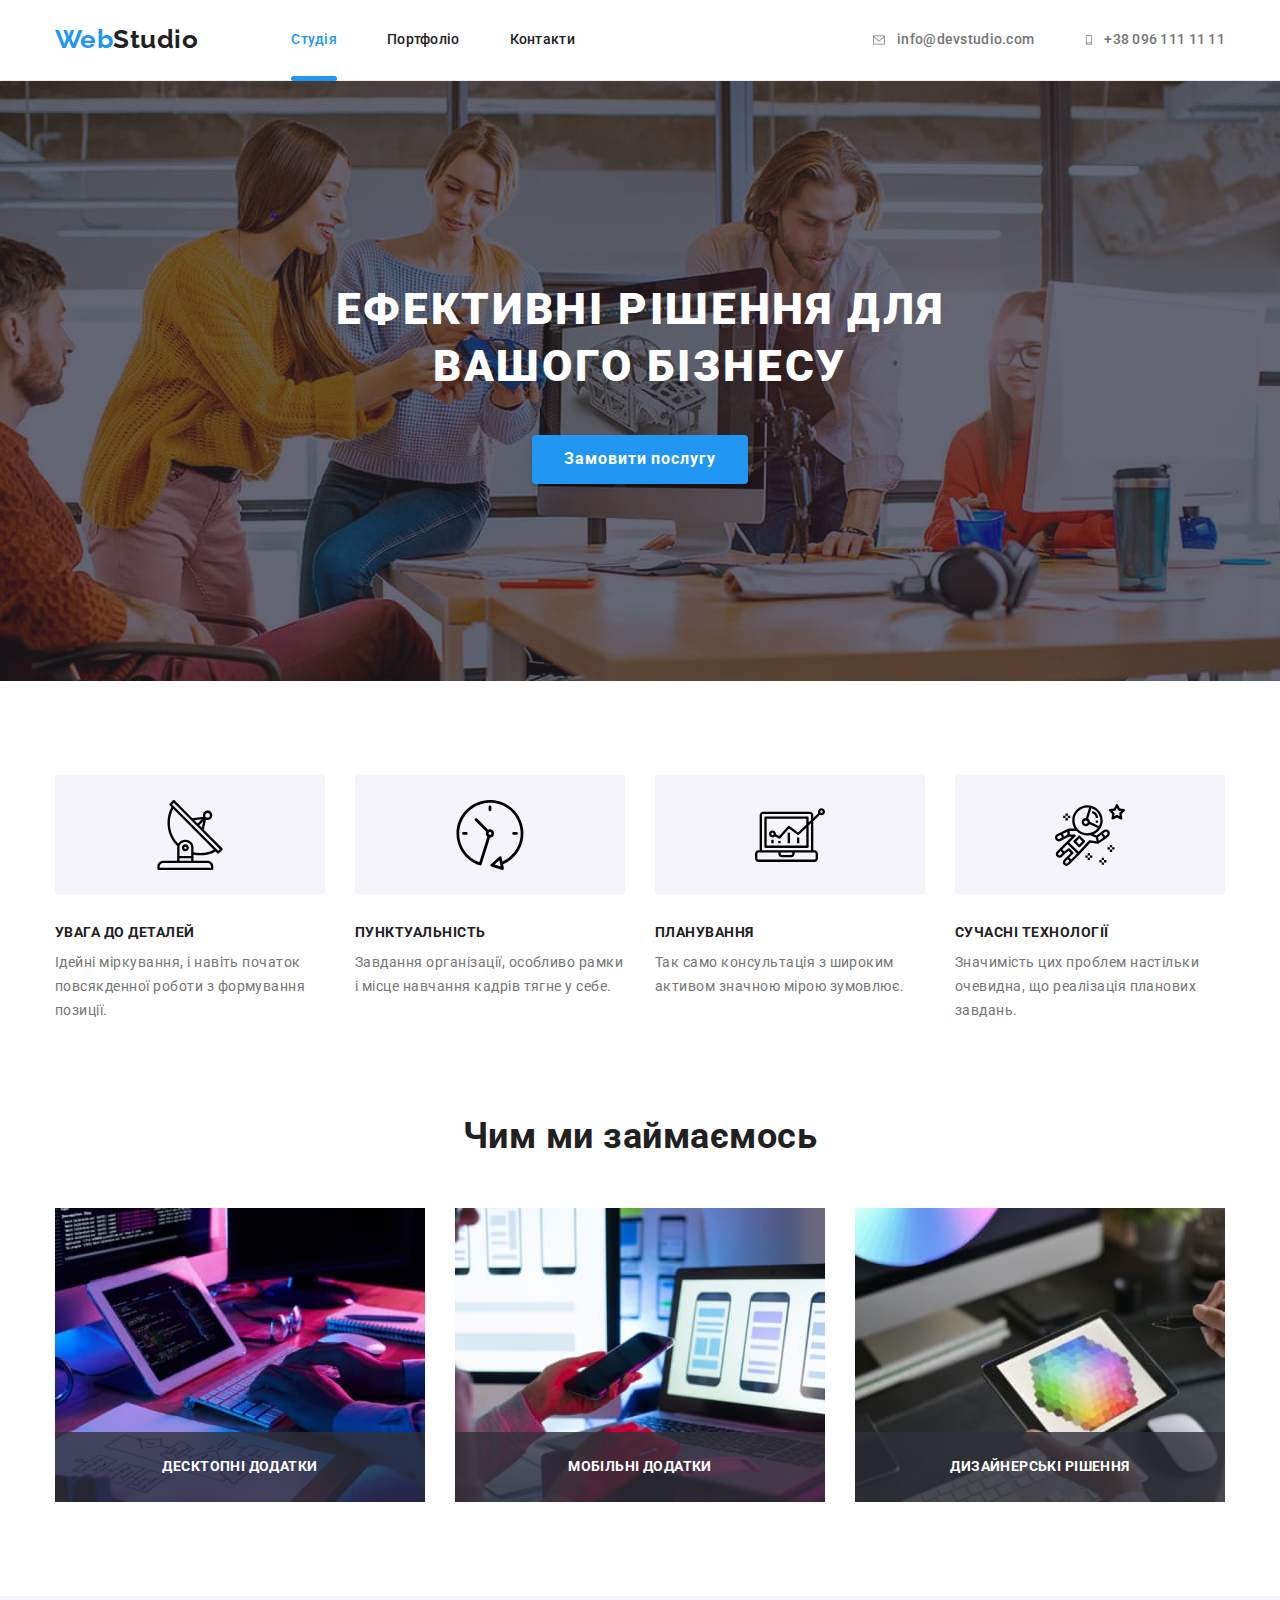
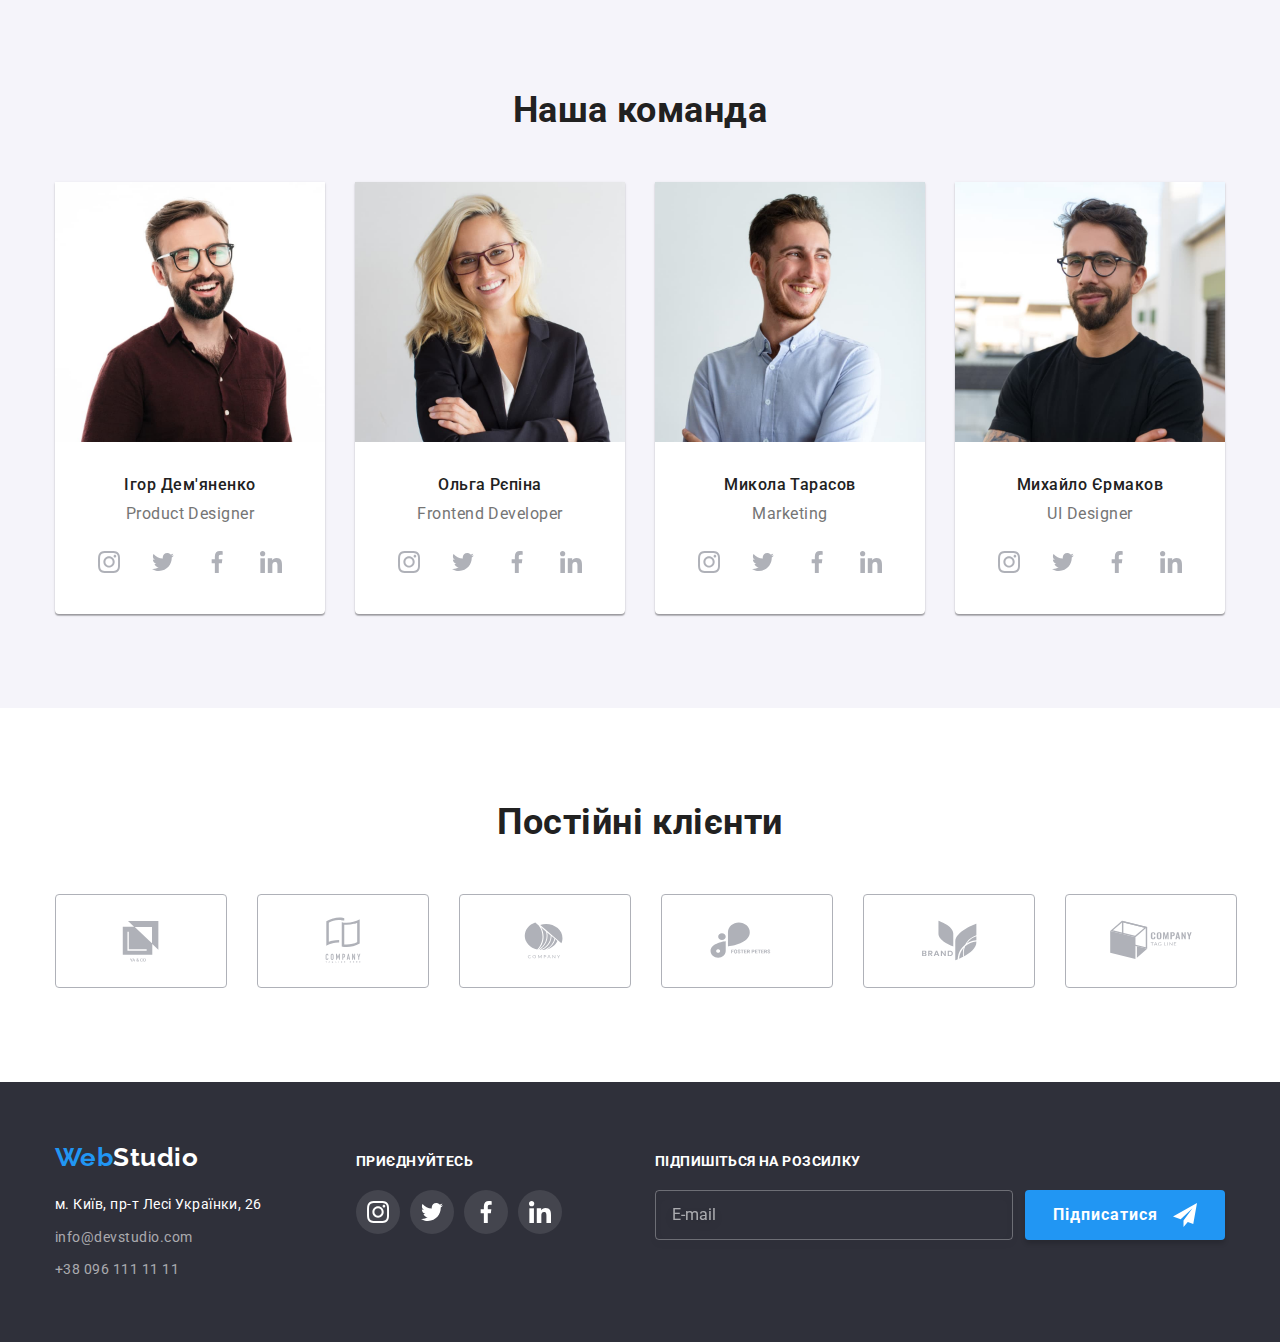
<file: index.html>
<!DOCTYPE html>
<html lang="uk">

<head>
    <meta charset="UTF-8">
    <meta http-equiv="X-UA-Compatible" content="IE=edge">
    <meta name="viewport" content="width=device-width, initial-scale=1.0">
    <title>Document</title>
    <link rel="stylesheet" href="https://fonts.googleapis.com/css2?family=Raleway:wght@700&family=Roboto:wght@400;500;700;900&display=swap">
    <link rel="stylesheet" href="https://cdnjs.cloudflare.com/ajax/libs/modern-normalize/1.1.0/modern-normalize.min.css">
    <link rel="stylesheet" href="./css/styles.css">
</head>

<body>
    <!-- Шапка -->
    <header class="header">
        <div class="container">
            <nav class="main-nav">
                <a href="./index.html" class="logo"><span class="logo-blue">Web</span>Studio</a>
                <ul class="social-links">
                    <li class="item"><a href="./index.html" class="link current">Студія</a></li>
                    <li class="item"><a href="./portfolio.html" class="link">Портфоліо</a></li>
                    <li class="item"><a href="" class="link">Контакти</a></li>
                </ul>
                <ul class="contacts">
                    <li class="item">
                        <a href="mailto:info@devstudio.com" class="link">
                            <svg width="16" height="12" class="contact-icon">
                                <use href="./images/symbol-defs.svg#envelope"></use>
                            </svg>
                            <span>info@devstudio.com</span>
                        </a>
                    </li>
                    <li class="item">
                        <a href="tel:+380961111111" class="link">
                            <svg width="10" height="16" class="contact-icon">
                                <use href="./images/symbol-defs.svg#smartphone"></use>
                            </svg>
                            <span>+38 096 111 11 11</span>
                        </a>
                    </li>
                </ul>
            </nav>
        </div>
    </header>
    <main>
        <!-- Головний заголовок-->
        <section class="section-hero">
            <div class="overlay">
                <h1 class="hero-title">Ефективні рішення для вашого бізнесу</h1>
                <button type="button" data-modal-open>Замовити послугу</button>
            </div>
        </section>
        <!-- Наші переваги-->
        <section class="section">
            <div class="container">
                <h2 class="hidden-title">Наші переваги</h2>
                <ul class="advantages">
                    <li class="list-item icon-details">
                        <div class="box">
                            <svg width="70" height="70">
                                <use href="./images/symbol-defs.svg#icon-details"></use>
                            </svg>
                        </div>
                        <h3>Увага до деталей</h3>
                        <p>Ідейні міркування, і навіть початок повсякденної роботи з формування позиції.</p>
                    </li>
                    <li class="list-item icon-punct">
                        <div class="box">
                            <svg width="70" height="70">
                                <use href="./images/symbol-defs.svg#icon-punct"></use>
                            </svg>
                        </div>
                        <h3>Пунктуальність</h3>
                        <p>Завдання організації, особливо рамки і місце навчання кадрів тягне у себе.</p>
                    </li>
                    <li class="list-item icon-plan">
                        <div class="box">
                            <svg width="70" height="70">
                                <use href="./images/symbol-defs.svg#icon-plan"></use>
                            </svg>
                        </div>
                        <h3>Планування</h3>
                        <p>Так само консультація з широким активом значною мірою зумовлює.</p>
                    </li>
                    <li class="list-item icon-tech">
                        <div class="box">
                            <svg width="70" height="70">
                                <use href="./images/symbol-defs.svg#icon-tech"></use>
                            </svg>
                        </div>
                        <h3>Сучасні технології</h3>
                        <p>Значимість цих проблем настільки очевидна, що реалізація планових завдань.</p>
                    </li>
                </ul>
            </div>
        </section>
    
        <section class="section-activity">
            <div class="container">
                <h2 class="section-title">Чим ми займаємось</h2>
                <ul class="activity">
                    <li class="pic">
                        <img src="images/img1.jpg" alt="Програми для ПК" width="370" height="294">
                        <div class="activity-box">
                            <p class="activity-text">
                                Десктопні додатки
                            </p>
                        </div>
                    
                        
                    </li>
                    <li class="pic">
                        <img src="images/img2.jpg" alt="Додатки для смартфонів" width="370" height="294">
                        <div class="activity-box">
                        <p class="activity-text">
                            Мобільні додатки
                        </p>
                        </div>
                    </li>
                    <li class="pic">
                        <img src="images/img3.jpg" alt="Дизайнерські рішення" width="370" height="294">
                        <div class="activity-box">
                            <p class="activity-text">
                                Дизайнерські рішення
                            </p>
                        </div>
                    </li>
                </ul>
            </div>
        </section>
        <!-- Наша команда-->
        <section class="team-section">
            <div class="container">
                <h2 class="section-title">Наша команда</h2>
                <ul class="team">
                    <li class="member"><img src="images/img4.jpg" alt="Ігор Дем'яненко" width="270" height="260">
                        <div class="member-info">
                            <h3>Ігор Дем'яненко</h3>
                            <p lang="en">Product Designer</p>
                            <ul class="member-icons">
                                <li class="member-item">
                                    <a class="member-link" href="">
                                        <svg class="icon" width="22" height="22">
                                            <use href="./images/symbol-defs.svg#icon-instagram-1"></use>
                                        </svg>
                                    </a></li>
                                <li class="member-item">
                                    <a class="member-link" href="">
                                        <svg class="icon" width="22" height="22">
                                            <use href="./images/symbol-defs.svg#icon-twitter-1"></use>
                                        </svg>
                                    </a></li>
                                <li class="member-item">
                                    <a class="member-link" href="">
                                        <svg class="icon" width="22" height="22">
                                            <use href="./images/symbol-defs.svg#icon-facebook-1"></use>
                                        </svg>
                                    </a>
                                </li>
                                <li class="member-item">
                                    <a class="member-link" href="">
                                        <svg class="icon" width="22" height="22">
                                            <use href="./images/symbol-defs.svg#icon-linkedin-1"></use>
                                        </svg>
                                    </a>
                                </li>
                            </ul>
                        </div>
                    
                    </li>
                    <li class="member"><img src="images/img5.jpg" alt="Ольга Рєпіна" width="270" height="260">
                        <div class="member-info">
                            <h3>Ольга Рєпіна</h3>
                            <p lang="en">Frontend Developer</p>
                            <ul class="member-icons">
                                <li class="member-item">
                                    <a class="member-link" href="">
                                        <svg class="icon" width="22" height="22">
                                            <use href="./images/symbol-defs.svg#icon-instagram-1"></use>
                                        </svg>
                                    </a>
                                </li>
                                <li class="member-item">
                                    <a class="member-link" href="">
                                        <svg class="icon" width="22" height="22">
                                            <use href="./images/symbol-defs.svg#icon-twitter-1"></use>
                                        </svg>
                                    </a>
                                </li>
                                <li class="member-item">
                                    <a class="member-link" href="">
                                        <svg class="icon" width="22" height="22">
                                            <use href="./images/symbol-defs.svg#icon-facebook-1"></use>
                                        </svg>
                                    </a>
                                </li>
                                <li class="member-item">
                                    <a class="member-link" href="">
                                        <svg class="icon" width="22" height="22">
                                            <use href="./images/symbol-defs.svg#icon-linkedin-1"></use>
                                        </svg>
                                    </a>
                                </li>
                            </ul>
                        </div>
                    </li>
                    <li class="member"><img src="images/img6.jpg" alt="Микола Тарасов" width="270" height="260">
                        <div class="member-info">
                            <h3>Микола Тарасов</h3>
                            <p lang="en">Marketing</p>
                            <ul class="member-icons">
                                <li class="member-item">
                                    <a class="member-link" href="">
                                        <svg class="icon" width="22" height="22">
                                            <use href="./images/symbol-defs.svg#icon-instagram-1"></use>
                                        </svg>
                                    </a>
                                </li>
                                <li class="member-item">
                                    <a class="member-link" href="">
                                        <svg class="icon" width="22" height="22">
                                            <use href="./images/symbol-defs.svg#icon-twitter-1"></use>
                                        </svg>
                                    </a>
                                </li>
                                <li class="member-item">
                                    <a class="member-link" href="">
                                        <svg class="icon" width="22" height="22">
                                            <use href="./images/symbol-defs.svg#icon-facebook-1"></use>
                                        </svg>
                                    </a>
                                </li>
                                <li class="member-item">
                                    <a class="member-link" href="">
                                        <svg class="icon" width="22" height="22">
                                            <use href="./images/symbol-defs.svg#icon-linkedin-1"></use>
                                        </svg>
                                    </a>
                                </li>
                            </ul>
                        </div>
                    </li>
                    <li class="member"><img src="images/img7.jpg" alt="Михайло Єрмаков" width="270" height="260">
                        <div class="member-info">
                            <h3>Михайло Єрмаков</h3>
                            <p lang="en">UI Designer</p>
                            <ul class="member-icons">
                                <li class="member-item">
                                    <a class="member-link" href="">
                                        <svg class="icon" width="22" height="22">
                                            <use href="./images/symbol-defs.svg#icon-instagram-1"></use>
                                        </svg>
                                    </a>
                                </li>
                                <li class="member-item">
                                    <a class="member-link" href="">
                                        <svg class="icon" width="22" height="22">
                                            <use href="./images/symbol-defs.svg#icon-twitter-1"></use>
                                        </svg>
                                    </a>
                                </li>
                                <li class="member-item">
                                    <a class="member-link" href="">
                                        <svg class="icon" width="22" height="22">
                                            <use href="./images/symbol-defs.svg#icon-facebook-1"></use>
                                        </svg>
                                    </a>
                                </li>
                                <li class="member-item">
                                    <a class="member-link" href="">
                                        <svg class="icon" width="22" height="22">
                                            <use href="./images/symbol-defs.svg#icon-linkedin-1"></use>
                                        </svg>
                                    </a>
                                </li>
                            </ul>
                        </div>
                    </li>
                </ul>
            </div>
        </section>
        <!--Наші партнери-->
        <section class="section">
            <div class="container">
                <h2 class="section-title">Постійні клієнти</h2>
                <ul class="partners">
                    <li class="partner"> 
                        <a href="" class="company">
                        <svg class="icon-company" width="106">
                            <use href="./images/symbol-defs.svg#icon-company-1"></use>
                        </svg>
                    </a> 
                    </li>
                    <li class="partner">
                        <a href="" class="company">
                            <svg class="icon-company" width="106">
                                <use href="./images/symbol-defs.svg#icon-company-2"></use>
                            </svg>
                        </a>
                    </li>
                    <li class="partner">
                        <a href="" class="company">
                            <svg class="icon-company">
                                <use href="./images/symbol-defs.svg#icon-company-3"></use>
                            </svg>
                        </a>
                    </li>
                    <li class="partner">
                        <a href="" class="company">
                            <svg class="icon-company">
                                <use href="./images/symbol-defs.svg#icon-company-4-hover"></use>
                            </svg>
                        </a>
                    </li>
                    <li class="partner">
                        <a href="" class="company">
                            <svg class="icon-company">
                                <use href="./images/symbol-defs.svg#icon-company-5"></use>
                            </svg></a>
                    </li>
                    <li class="partner">
                        <a href="" class="company">
                            <svg class="icon-company">
                                <use href="./images/symbol-defs.svg#icon-company-6"></use>
                            </svg></a>
                    </li>
                </ul>
            </div>
        </section>
    </main>
    <!-- Footer-->
    <footer class="footer">
        <div class="container bottom-section">
            <div class="footer-box1">
                <a href="./index.html" class="logo-light"><span class="logo-blue">Web</span>Studio</a>
                <address>
                    <ul class="bottom-information">
                        <li class="item">м. Київ, пр-т Лесі Українки, 26</li>
                        <li class="item"><a href="mailto:info@devstudio.com">info@devstudio.com</a></li>
                        <li class="item"><a href="tel:+380961111111">+38 096 111 11 11</a></li>
                    </ul>
                </address>
            </div>
            <div class="footer-box2">
                <h3>Приєднуйтесь</h3>
                <ul class="bottom-social-links">
                    <li class="item insta">
                        <a href="">
                            <svg class="icon">
                                <use href="./images/symbol-defs.svg#icon-instagram-2"></use>
                            </svg>

                        </a>
                    </li>
                    <li class="item twitter">
                        <a href="">
                            <svg class="icon">
                                <use href="./images/symbol-defs.svg#icon-twitter-2"></use>
                            </svg>
                        </a></li>
                    <li class="item facebook">
                        <a href="">
                            <svg class="icon">
                                <use href="./images/symbol-defs.svg#icon-facebook-2"></use>
                            </svg>
                        </a></li>
                    <li class="item linkedin">
                        <a href="">
                            <svg class="icon">
                                <use href="./images/symbol-defs.svg#icon-linkedin-2"></use>
                            </svg>
                        </a></li>
                </ul>
            </div>
            <div class="footer-box3">
                <form class="form-subscribe">
                    <div class="form-field">
                        <label for="email">
                            Підпишіться на розсилку
                        </label>
                        <input type="email" name="email" id="email" placeholder="E-mail">
                    </div>
                    <button type="submit" class="btn-subscribe">Підписатися
                        <svg class=icon-send>
                            <use href="./images/symbol-defs.svg#icon-send"></use>
                        </svg>
                    </button>
                </form>
            </div>
        </div>
    </footer>
    <div class="backdrop is-hidden" data-modal>
        <div class="modal">
            <button class="btn-close" data-modal-close> 
                <svg class="close-icon" width="18" height="18">
                    <use href="./images/symbol-defs.svg#icon-close"></use>
                </svg>
            </button>
            <form class="form">
                <div role="group" class="group" aria-labelledby="contact-details-head">
                    <p id="contact-details-head">Залиште свої дані, ми вам передзвонимо</p> 
                    <ul class="group-list">
                        <li class="item">
                            <label for="name">Ім'я
                            </label>
                            <input type="text" name="name" id="name" class="form-input" required>
                            <svg class="icon-modal">
                                <use href="./images/symbol-defs.svg#icon-person"></use>
                            </svg>
                        </li>
                        <li class="item">
                            <label for="tel">Телефон
                            </label>
                            <input type="tel" name="tel" id="tel" class="form-input" required>
                            <svg class="icon-modal">
                                <use href="./images/symbol-defs.svg#icon-phone"></use>
                            </svg>
                        </li>
                        <li class="item">
                            <label for="email">Пошта
                            </label>
                            <input type="email" name="email" id="email" class="form-input" required>
                            <svg class="icon-modal">
                                <use href="./images/symbol-defs.svg#icon-email"></use>
                            </svg>
                        </li>
                        <li class="item">
                            <label for="textarea">Коментар
                            </label>
                            <textarea type="textarea" name="comment" rows="5" placeholder="Введіть текст" class="form-input"></textarea>
                        </li>
                        <li class="item-checkbox">
                            <label> 
                                <span>Погоджуюся з розсилкою та приймаю&ensp;</span>  
                                <a href="" class="policy-text">Умови договору</a>
                                <input type="checkbox" name="policy" class="checkbox">
                                <span class="checkbox-icon"></span>
                            </label>
                        </li>
                    </ul>
            
                    <button type="submit" class="btn-submit">Відправити</button>
                </div>
            </form>
        </div>
    </div>
    <script src="./js/modal.js"></script>
</body>
</html>
</file>
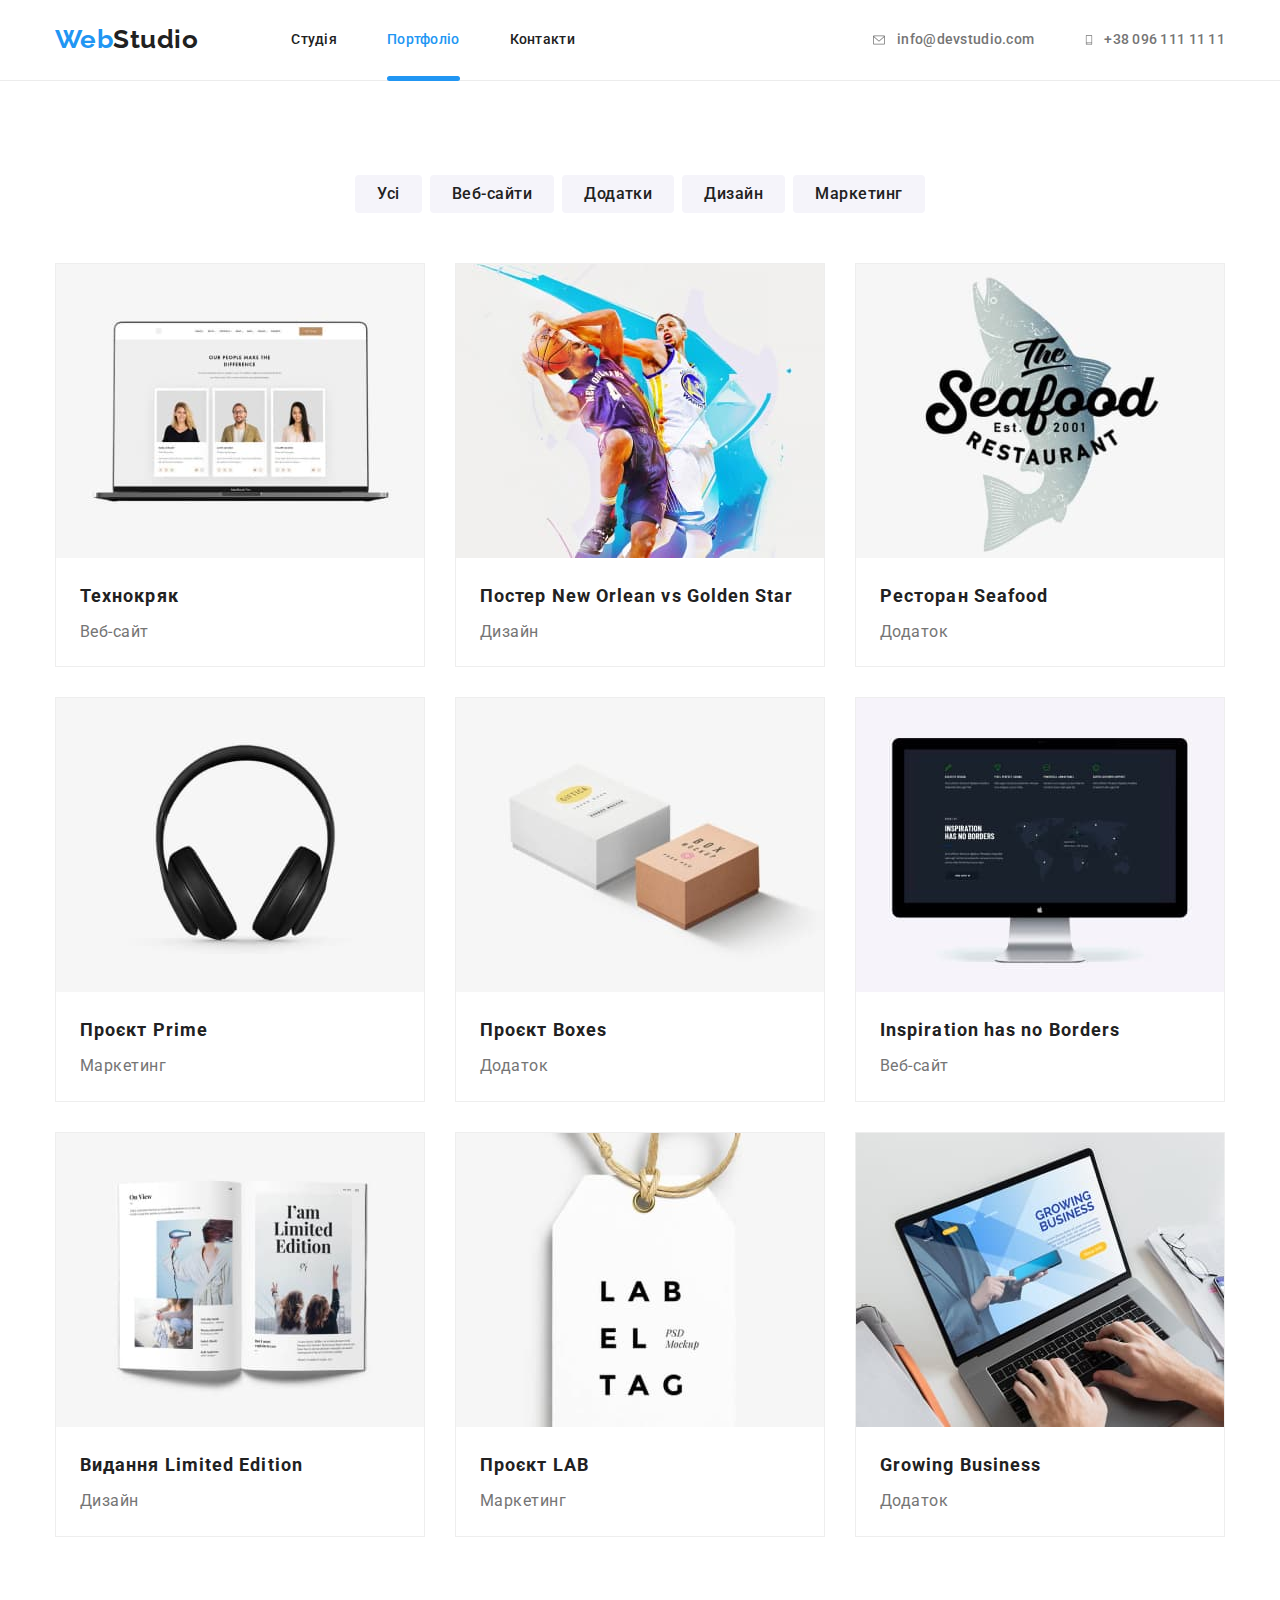
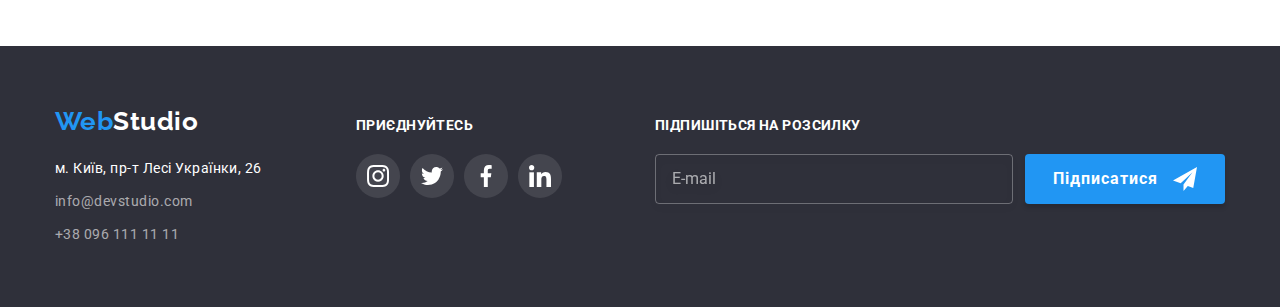
<file: portfolio.html>
<!DOCTYPE html>
<html lang="en">
<head>
    <meta charset="UTF-8">
    <meta http-equiv="X-UA-Compatible" content="IE=edge">
    <meta name="viewport" content="width=device-width, initial-scale=1.0">
    <title>Document</title>
    <link href="https://fonts.googleapis.com/css2?family=Raleway:wght@700&family=Roboto:wght@400;500;700;900&display=swap" rel="stylesheet">
    <link rel="stylesheet" href="https://cdnjs.cloudflare.com/ajax/libs/modern-normalize/1.1.0/modern-normalize.min.css">
    <link href="./css/styles.css" rel="stylesheet">
</head>
<body>
    <header class="header">
        <div class="container">
            <nav class="main-nav">
                <a href="./index.html" class="logo"><span class="logo-blue">Web</span>Studio</a>
                <ul class="social-links">
                    <li class="item"><a href="./index.html" class="link">Студія</a></li>
                    <li class="item"><a href="./portfolio.html" class="link current">Портфоліо</a></li>
                    <li class="item"><a href="" class="link">Контакти</a></li>
                </ul>
                <ul class="contacts">
                    <li class="item">
                        <a href="mailto:info@devstudio.com" class="link">
                            <svg width="16" height="12" class="contact-icon">
                                <use href="./images/symbol-defs.svg#envelope"></use>
                            </svg>
                            <span>info@devstudio.com</span>
                        </a>
                    </li>
                    <li class="item">
                        <a href="tel:+380961111111" class="link">
                            <svg width="10" height="16" class="contact-icon">
                                <use href="./images/symbol-defs.svg#smartphone"></use>
                            </svg>
                            <span>+38 096 111 11 11</span>
                        </a>
                    </li>
                </ul>
            </nav>
        </div>
    </header>
    <main>
        <!--Приклади робіт-->
        <section class="section">
            <div class="container">
                <h1 class="hidden-title">Приклади робіт</h1>
                <!--Конопки\фільтр-->
                <ul class="buttons">
                    <li class="item"> <button class="button" type="button">Усі</button></li>
                    <li class="item"> <button class="button" type="button">Веб-сайти</button></li>
                    <li class="item"> <button class="button" type="button">Додатки</button></li>
                    <li class="item"> <button class="button" type="button">Дизайн</button></li>
                    <li class="item"> <button class="button" type="button">Маркетинг</button></li>
                </ul>
                <ul class="examples">
                    <li class="item">
                        <div class="overlay-box">
                            <div class="item-overlay">
                                <p class="item-text">Ресурс пропонує комплексні пропозиції з різним рівнем функціоналу та сервісів. Все це дозволить відвідувачу
                                    отримати
                                    вичерпні відомості про компанію чи приватну особу.</p>
                            </div>
                            <img src="./images/img8.jpg" alt="Portfolio example" width="370" height="294">
                        </div>
                        <div class="item-info">
                            <h2 class="examples-name">Технокряк</h2>
                            <p class="description">Веб-сайт</p>
                        </div>
                    </li>
                    <li class="item">
                        <div class="overlay-box">
                            <div class="item-overlay">
                                <p class="item-text">Ресурс пропонує комплексні пропозиції з різним рівнем функціоналу та сервісів. Все це
                                    дозволить відвідувачу
                                    отримати вичерпні відомості про компанію чи приватну особу.</p>
                            </div>
                            <img src="./images/img9.jpg" alt="Portfolio example" width="370" height="294">
                        </div>
                        <div class="item-info">
                            <h2 class="examples-name">Постер <span lang="en">New Orlean vs Golden Star</span></h2>
                            <p class="description">Дизайн</p>
                        </div>
                    </li>
                    <li class="item">
                        <div class="overlay-box">
                            <div class="item-overlay">
                                <p class="item-text">Ресурс пропонує комплексні пропозиції з різним рівнем функціоналу та сервісів. Все це
                                    дозволить відвідувачу
                                    отримати вичерпні відомості про компанію чи приватну особу.</p>
                            </div>
                            <img src="./images/img10.jpg" alt="Portfolio example" width="370" height="294">
                        </div>
                        <div class="item-info">
                            <h2 class="examples-name">Ресторан <span lang="en">Seafood</span></h2>
                            <p class="description">Додаток</p>
                        </div>
                        
                    </li>
                    <li class="item">
                        <div class="overlay-box">
                            <div class="item-overlay">
                                <p class="item-text">Ресурс пропонує комплексні пропозиції з різним рівнем функціоналу та сервісів. Все це
                                    дозволить відвідувачу
                                    отримати вичерпні відомості про компанію чи приватну особу.</p>
                            </div>
                            <img src="./images/img11.jpg" alt="Portfolio example" width="370" height="294">
                        </div>
                        <div class="item-info">
                            <h2 class="examples-name">Проєкт <span lang="en">Prime</span></h2>
                            <p class="description">Маркетинг</p>
                        </div>
                        
                    </li>
                    <li class="item">
                        <div class="overlay-box">
                            <div class="item-overlay">
                                <p class="item-text">Ресурс пропонує комплексні пропозиції з різним рівнем функціоналу та сервісів. Все це
                                    дозволить відвідувачу
                                    отримати вичерпні відомості про компанію чи приватну особу.</p>
                            </div>
                            <img src="./images/img12.jpg" alt="Portfolio example" width="370" height="294">
                        </div>
                        <div class="item-info">
                            <h2 class="examples-name">Проєкт <span lang="en"></span>Boxes</h2>
                            <p class="description">Додаток</p>
                        </div>
                    
                    </li>
                    <li class="item">
                        <div class="overlay-box">
                            <div class="item-overlay">
                                <p class="item-text">Ресурс пропонує комплексні пропозиції з різним рівнем функціоналу та сервісів. Все це
                                    дозволить відвідувачу
                                    отримати вичерпні відомості про компанію чи приватну особу.</p>
                            </div>
                            <img src="./images/img13.jpg" alt="Portfolio example" width="370" height="294">
                        </div>
                        <div class="item-info">
                            <h2 class="examples-name" lang="en">Inspiration has no Borders</h2>
                            <p class="description">Веб-сайт</p>
                        </div>
                    </li>
                    <li class="item">
                        <div class="overlay-box">
                            <div class="item-overlay">
                                <p class="item-text">Ресурс пропонує комплексні пропозиції з різним рівнем функціоналу та сервісів. Все це
                                    дозволить відвідувачу
                                    отримати вичерпні відомості про компанію чи приватну особу.</p>
                            </div>
                            <img src="./images/img14.jpg" alt="Portfolio example" width="370" height="294">
                        </div>
                        <div class="item-info">
                            <h2 class="examples-name">Видання <span lang="en">Limited Edition</span></h2>
                            <p class="description">Дизайн</p>
                        </div>
                    </li>
                    <li class="item">
                        <div class="overlay-box">
                            <div class="item-overlay">
                                <p class="item-text">Ресурс пропонує комплексні пропозиції з різним рівнем функціоналу та сервісів. Все це
                                    дозволить відвідувачу
                                    отримати вичерпні відомості про компанію чи приватну особу.</p>
                            </div>
                            <img src="./images/img15.jpg" alt="Portfolio example" width="370" height="294">
                        </div>
                        <div class="item-info">
                            <h2 class="examples-name">Проєкт <abbr lang="en">LAB</abbr></h2>
                            <p class="description">Маркетинг</p>
                        </div>
                    </li>
                    <li class="item">
                        <div class="overlay-box">
                            <div class="item-overlay">
                                <p class="item-text">Ресурс пропонує комплексні пропозиції з різним рівнем функціоналу та сервісів. Все це
                                    дозволить відвідувачу
                                    отримати вичерпні відомості про компанію чи приватну особу.</p>
                            </div>
                            <img src="./images/img16.jpg" alt="Portfolio example" width="370" height="294">
                        </div>
                        <div class="item-info">
                            <h2 class="examples-name" lang="en">Growing Business</h2>
                            <p class="description">Додаток</p>
                        </div>
                        
                    </li>
                </ul>
            </div>
        </section>
    </main>
    <!--Footer-->
    <footer class="footer">
        <div class="container bottom-section">
            <div class="footer-box1">
                <a href="./index.html" class="logo-light"><span class="logo-blue">Web</span>Studio</a>
                <address>
                    <ul class="bottom-information">
                        <li class="item">м. Київ, пр-т Лесі Українки, 26</li>
                        <li class="item"><a href="mailto:info@devstudio.com">info@devstudio.com</a></li>
                        <li class="item"><a href="tel:+380961111111">+38 096 111 11 11</a></li>
                    </ul>
                </address>
            </div>
            <div class="footer-box2">
                <h3>Приєднуйтесь</h3>
                <ul class="bottom-social-links">
                    <li class="item insta">
                        <a href="">
                            <svg class="icon">
                                <use href="./images/symbol-defs.svg#icon-instagram-2"></use>
                            </svg>
    
                        </a>
                    </li>
                    <li class="item twitter">
                        <a href="">
                            <svg class="icon">
                                <use href="./images/symbol-defs.svg#icon-twitter-2"></use>
                            </svg>
                        </a>
                    </li>
                    <li class="item facebook">
                        <a href="">
                            <svg class="icon">
                                <use href="./images/symbol-defs.svg#icon-facebook-2"></use>
                            </svg>
                        </a>
                    </li>
                    <li class="item linkedin">
                        <a href="">
                            <svg class="icon">
                                <use href="./images/symbol-defs.svg#icon-linkedin-2"></use>
                            </svg>
                        </a>
                    </li>
                </ul>
            </div>
            <div class="footer-box3">
                <form class="form-subscribe">
                    <div class="form-field">
                        <label for="email">
                            Підпишіться на розсилку
                        </label>
                        <input type="email" name="email" id="email" placeholder="E-mail">
                    </div>
                    <button type="submit" class="btn-subscribe">Підписатися
                        <svg class=icon-send>
                            <use href="./images/symbol-defs.svg#icon-send"></use>
                        </svg>
                    </button>
                </form>
            </div>
        </div>
    </footer>
</body>
</html>
</file>
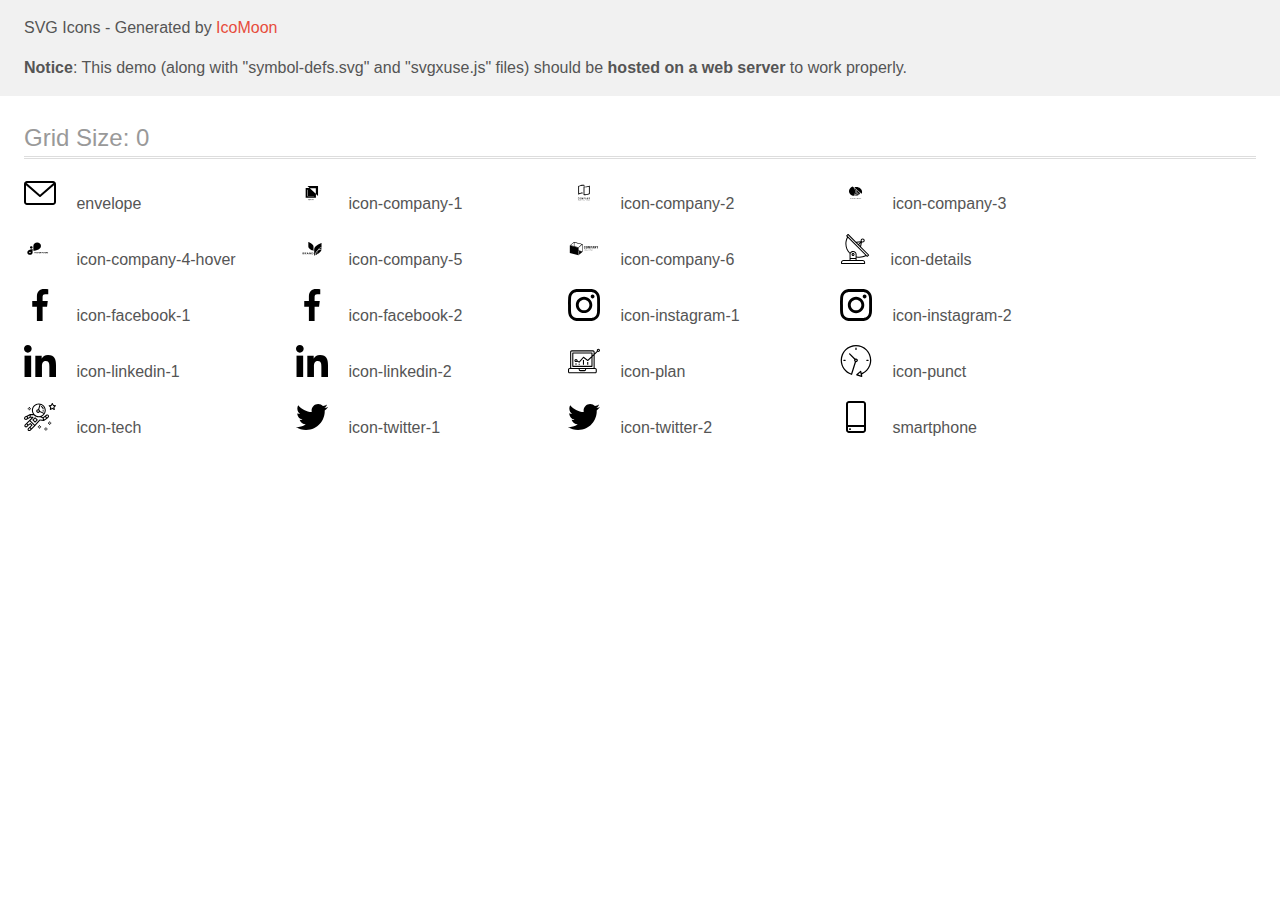
<file: images/demo-external-svg.html>
<!doctype html>
<html>
<head>
    <title>IcoMoon - SVG Icons</title>
    <meta charset="utf-8">
    <meta name="viewport" content="width=device-width, initial-scale=1">
    <link rel="stylesheet" href="demo-files/demo.css">
    <link rel="stylesheet" href="style.css">
</head>
<body>
<header class="bgc1 clearfix">
<div class="mhl">
    <p>SVG Icons - Generated by <a href="https://icomoon.io/app">IcoMoon</a></p><p><strong>Notice</strong>: This demo (along with "symbol-defs.svg" and "svgxuse.js" files) should be <b>hosted on a web server</b> to work properly.</p>
</div>
</header>
    <div class="clearfix mhl ptl">
        <h1 class="mvm mtn fgc1">Grid Size: 0</h1>
        <div class="glyph fs1">
            <div class="clearfix pbs">
                <svg class="icon envelope"><use xlink:href="symbol-defs.svg#envelope"></use></svg><span class="name"> envelope</span>
            </div>
        </div>
        <div class="glyph fs1">
            <div class="clearfix pbs">
                <svg class="icon icon-company-1"><use xlink:href="symbol-defs.svg#icon-company-1"></use></svg><span class="name"> icon-company-1</span>
            </div>
        </div>
        <div class="glyph fs1">
            <div class="clearfix pbs">
                <svg class="icon icon-company-2"><use xlink:href="symbol-defs.svg#icon-company-2"></use></svg><span class="name"> icon-company-2</span>
            </div>
        </div>
        <div class="glyph fs1">
            <div class="clearfix pbs">
                <svg class="icon icon-company-3"><use xlink:href="symbol-defs.svg#icon-company-3"></use></svg><span class="name"> icon-company-3</span>
            </div>
        </div>
        <div class="glyph fs1">
            <div class="clearfix pbs">
                <svg class="icon icon-company-4-hover"><use xlink:href="symbol-defs.svg#icon-company-4-hover"></use></svg><span class="name"> icon-company-4-hover</span>
            </div>
        </div>
        <div class="glyph fs1">
            <div class="clearfix pbs">
                <svg class="icon icon-company-5"><use xlink:href="symbol-defs.svg#icon-company-5"></use></svg><span class="name"> icon-company-5</span>
            </div>
        </div>
        <div class="glyph fs1">
            <div class="clearfix pbs">
                <svg class="icon icon-company-6"><use xlink:href="symbol-defs.svg#icon-company-6"></use></svg><span class="name"> icon-company-6</span>
            </div>
        </div>
        <div class="glyph fs1">
            <div class="clearfix pbs">
                <svg class="icon icon-details"><use xlink:href="symbol-defs.svg#icon-details"></use></svg><span class="name"> icon-details</span>
            </div>
        </div>
        <div class="glyph fs1">
            <div class="clearfix pbs">
                <svg class="icon icon-facebook-1"><use xlink:href="symbol-defs.svg#icon-facebook-1"></use></svg><span class="name"> icon-facebook-1</span>
            </div>
        </div>
        <div class="glyph fs1">
            <div class="clearfix pbs">
                <svg class="icon icon-facebook-2"><use xlink:href="symbol-defs.svg#icon-facebook-2"></use></svg><span class="name"> icon-facebook-2</span>
            </div>
        </div>
        <div class="glyph fs1">
            <div class="clearfix pbs">
                <svg class="icon icon-instagram-1"><use xlink:href="symbol-defs.svg#icon-instagram-1"></use></svg><span class="name"> icon-instagram-1</span>
            </div>
        </div>
        <div class="glyph fs1">
            <div class="clearfix pbs">
                <svg class="icon icon-instagram-2"><use xlink:href="symbol-defs.svg#icon-instagram-2"></use></svg><span class="name"> icon-instagram-2</span>
            </div>
        </div>
        <div class="glyph fs1">
            <div class="clearfix pbs">
                <svg class="icon icon-linkedin-1"><use xlink:href="symbol-defs.svg#icon-linkedin-1"></use></svg><span class="name"> icon-linkedin-1</span>
            </div>
        </div>
        <div class="glyph fs1">
            <div class="clearfix pbs">
                <svg class="icon icon-linkedin-2"><use xlink:href="symbol-defs.svg#icon-linkedin-2"></use></svg><span class="name"> icon-linkedin-2</span>
            </div>
        </div>
        <div class="glyph fs1">
            <div class="clearfix pbs">
                <svg class="icon icon-plan"><use xlink:href="symbol-defs.svg#icon-plan"></use></svg><span class="name"> icon-plan</span>
            </div>
        </div>
        <div class="glyph fs1">
            <div class="clearfix pbs">
                <svg class="icon icon-punct"><use xlink:href="symbol-defs.svg#icon-punct"></use></svg><span class="name"> icon-punct</span>
            </div>
        </div>
        <div class="glyph fs1">
            <div class="clearfix pbs">
                <svg class="icon icon-tech"><use xlink:href="symbol-defs.svg#icon-tech"></use></svg><span class="name"> icon-tech</span>
            </div>
        </div>
        <div class="glyph fs1">
            <div class="clearfix pbs">
                <svg class="icon icon-twitter-1"><use xlink:href="symbol-defs.svg#icon-twitter-1"></use></svg><span class="name"> icon-twitter-1</span>
            </div>
        </div>
        <div class="glyph fs1">
            <div class="clearfix pbs">
                <svg class="icon icon-twitter-2"><use xlink:href="symbol-defs.svg#icon-twitter-2"></use></svg><span class="name"> icon-twitter-2</span>
            </div>
        </div>
        <div class="glyph fs1">
            <div class="clearfix pbs">
                <svg class="icon smartphone"><use xlink:href="symbol-defs.svg#smartphone"></use></svg><span class="name"> smartphone</span>
            </div>
        </div>
  </div>
<script defer src="svgxuse.js"></script>
</body>
</html>
</file>
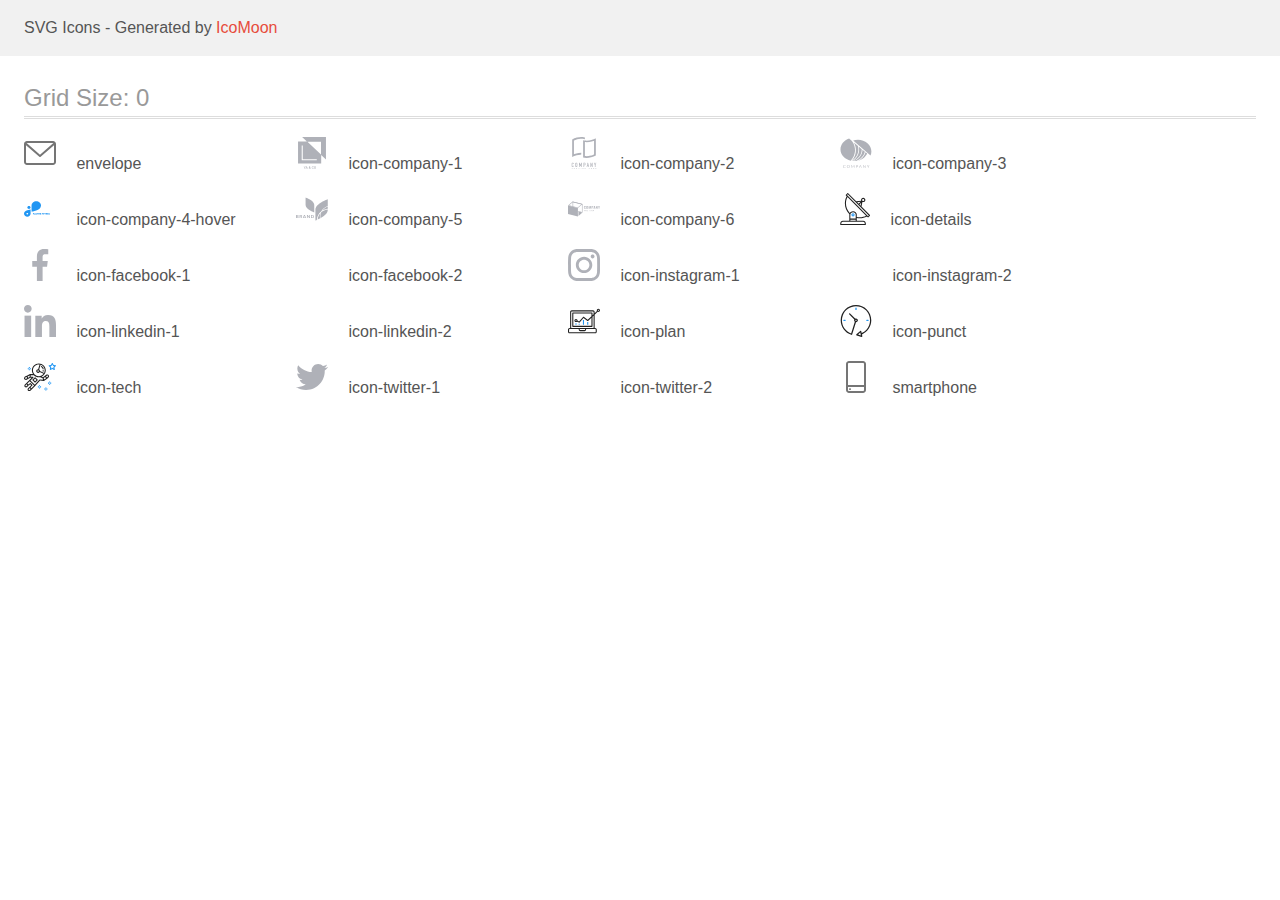
<file: images/demo.html>
<!doctype html>
<html>
<head>
    <title>IcoMoon - SVG Icons</title>
    <meta charset="utf-8">
    <meta name="viewport" content="width=device-width, initial-scale=1">
    <link rel="stylesheet" href="demo-files/demo.css">
    <link rel="stylesheet" href="style.css">
</head>
<body>
<svg aria-hidden="true" style="position: absolute; width: 0; height: 0; overflow: hidden;" version="1.1" xmlns="http://www.w3.org/2000/svg" xmlns:xlink="http://www.w3.org/1999/xlink">
<defs>
<symbol id="envelope" viewBox="0 0 32 32">
<path fill="#757575" style="fill: var(--color1, #757575)" d="M29 4h-26c-1.654 0-3 1.346-3 3v18c0 1.654 1.346 3 3 3h26c1.654 0 3-1.346 3-3v-18c0-1.654-1.346-3-3-3zM29 6c0.136 0 0.266 0.028 0.384 0.078l-13.384 11.6-13.384-11.6c0.113-0.049 0.245-0.078 0.384-0.078h26zM29 26h-26c-0.552 0-1-0.448-1-1v0-16.81l13.344 11.566c0.175 0.152 0.404 0.245 0.656 0.245s0.481-0.093 0.657-0.246l-0.001 0.001 13.344-11.566v16.81c0 0.552-0.448 1-1 1v0z"></path>
</symbol>
<symbol id="icon-company-1" viewBox="0 0 32 32">
<path fill="#afb1b8" style="fill: var(--color2, #afb1b8)" d="M6.128 0l4.771 4.517-8.857-0.005v21.915h23.149v-8.379l4.766 4.512v-22.559h-23.83zM24.982 17.517l-13.528-12.807h13.528v12.807zM20.782 23.22h-15.076v-14.738h1.066v13.74h14.011v0.997zM9.266 29.345l-0.557 1.147-0.557-1.147h-0.467l0.813 1.529v0.891h0.422v-0.891l0.811-1.529h-0.465zM9.966 31.765l0.196-0.564h0.938l0.197 0.564h0.439l-0.916-2.42h-0.378l-0.914 2.42h0.437zM10.631 29.859l0.351 1.004h-0.701l0.351-1.004zM12.848 30.804c-0.057 0.085-0.091 0.19-0.091 0.303 0 0.001 0 0.003 0 0.004v-0c0 0.204 0.072 0.37 0.214 0.497s0.336 0.19 0.575 0.19c0.239 0 0.445-0.065 0.618-0.195l0.136 0.161h0.468l-0.355-0.421c0.14-0.191 0.209-0.435 0.209-0.733h-0.351c0 0.163-0.034 0.311-0.101 0.444l-0.468-0.552 0.165-0.12c0.1-0.068 0.184-0.152 0.249-0.249l0.002-0.003c0.048-0.079 0.076-0.174 0.076-0.275 0-0.001 0-0.003-0-0.004v0c0-0.003 0-0.006 0-0.009 0-0.149-0.065-0.283-0.169-0.374l-0.001-0c-0.108-0.097-0.251-0.157-0.408-0.157-0.008 0-0.017 0-0.025 0l0.001-0c-0.195 0-0.35 0.056-0.465 0.166s-0.173 0.259-0.173 0.449c0 0.078 0.018 0.157 0.054 0.241 0.038 0.083 0.104 0.184 0.197 0.302-0.179 0.129-0.3 0.24-0.36 0.334zM13.94 31.34c-0.104 0.084-0.237 0.135-0.382 0.136h-0c-0.006 0-0.013 0-0.020 0-0.104 0-0.199-0.040-0.27-0.106l0 0c-0.067-0.066-0.108-0.157-0.108-0.259 0-0.005 0-0.009 0-0.014l-0 0.001c0-0.129 0.067-0.245 0.2-0.346l0.052-0.037 0.528 0.624zM13.507 30.267c-0.114-0.141-0.172-0.257-0.172-0.351 0-0.081 0.024-0.148 0.070-0.201 0.044-0.049 0.107-0.081 0.178-0.081 0.004 0 0.007 0 0.010 0l-0.001-0c0.003-0 0.006-0 0.009-0 0.067 0 0.127 0.026 0.173 0.068l-0-0c0.048 0.045 0.072 0.099 0.072 0.161 0 0.003 0 0.006 0 0.009 0 0.090-0.040 0.171-0.103 0.226l-0 0-0.052 0.041-0.184 0.127zM17.446 31.582c0.166-0.145 0.261-0.347 0.286-0.605h-0.419c-0.022 0.173-0.075 0.296-0.158 0.37s-0.208 0.112-0.372 0.112c-0.18 0-0.318-0.069-0.412-0.206s-0.14-0.337-0.14-0.599v-0.214c0.003-0.259 0.052-0.453 0.15-0.587 0.099-0.134 0.24-0.201 0.422-0.201 0.157 0 0.276 0.039 0.357 0.116s0.133 0.202 0.153 0.376h0.419c-0.027-0.265-0.121-0.47-0.285-0.615s-0.378-0.218-0.645-0.218c-0.198 0-0.373 0.048-0.525 0.142-0.152 0.097-0.271 0.234-0.345 0.396l-0.002 0.006c-0.077 0.169-0.122 0.367-0.122 0.576 0 0.010 0 0.020 0 0.030l-0-0.001v0.226c0.003 0.223 0.045 0.418 0.125 0.587s0.193 0.298 0.339 0.39c0.148 0.091 0.318 0.136 0.511 0.136 0.276 0 0.497-0.072 0.663-0.216zM19.918 31.243c0.082-0.18 0.123-0.388 0.123-0.625v-0.134c0-0.007 0-0.016 0-0.024 0-0.216-0.047-0.421-0.131-0.605l0.004 0.009c-0.077-0.171-0.199-0.31-0.35-0.406l-0.004-0.002c-0.152-0.095-0.326-0.143-0.524-0.143s-0.372 0.048-0.525 0.144c-0.152 0.095-0.27 0.233-0.354 0.414-0.079 0.175-0.125 0.38-0.125 0.595 0 0.011 0 0.021 0 0.032l-0-0.002v0.136c0.001 0.232 0.043 0.436 0.126 0.613 0.084 0.178 0.203 0.315 0.356 0.411 0.154 0.095 0.329 0.143 0.525 0.143 0.199 0 0.374-0.048 0.526-0.143 0.152-0.097 0.27-0.234 0.352-0.413zM19.468 29.874c0.102 0.143 0.152 0.349 0.152 0.618v0.126c0 0.272-0.050 0.48-0.151 0.622-0.099 0.142-0.242 0.213-0.429 0.213-0.005 0-0.011 0-0.017 0-0.171 0-0.323-0.086-0.413-0.216l-0.001-0.002c-0.104-0.145-0.155-0.351-0.155-0.617v-0.14c0.002-0.26 0.054-0.462 0.156-0.603 0.091-0.13 0.24-0.215 0.409-0.215 0.006 0 0.012 0 0.018 0l-0.001-0c0.187 0 0.33 0.072 0.431 0.214z"></path>
</symbol>
<symbol id="icon-company-2" viewBox="0 0 32 32">
<path fill="#afb1b8" style="fill: var(--color2, #afb1b8)" d="M14.224 1.806h-0.084c-0.129-0.008-0.258-0.011-0.388-0.014h-0.28c-0.244 0-0.494 0.006-0.741 0.018-0.008-0.001-0.018-0.001-0.028-0.001s-0.020 0-0.029 0.001l0.001-0c-2.376 0.138-4.582 0.733-6.576 1.696l0.104-0.045-0.266 0.128v13.626l0.623-0.212c0.546-0.188 1.129-0.357 1.731-0.513 1.488-0.398 3.202-0.638 4.967-0.661l0.014-0v1.79c-0.223 0.001-0.439 0.007-0.655 0.018h-0.052c-1.399 0.079-2.709 0.289-3.971 0.619l0.139-0.031c-1.734 0.441-3.254 1.050-4.666 1.83l0.1-0.051v-17.475c1.379-0.82 2.975-1.488 4.665-1.921l0.127-0.028c1.353-0.364 2.907-0.576 4.51-0.582h0.267c0.314 0.008 0.622 0.022 0.91 0.044 0.829 0.060 1.597 0.187 2.339 0.378l-0.090-0.020v1.762c-0.628-0.154-1.373-0.271-2.134-0.326l-0.045-0.003-0.044-0.004c-0.152-0.013-0.304-0.026-0.446-0.026zM17.325 3.607c0.391 0.030 0.796 0.044 1.205 0.044 1.689-0.007 3.324-0.228 4.881-0.639l-0.135 0.030c1.734-0.442 3.252-1.052 4.665-1.831l-0.101 0.051v17.163c-1.379 0.819-2.975 1.487-4.664 1.921l-0.127 0.028c-1.353 0.363-2.908 0.574-4.511 0.581h-0.004c-0.033 0-0.072 0-0.111 0-1.177 0-2.319-0.147-3.409-0.425l0.095 0.021v-17.275c0.265 0.062 0.537 0.118 0.814 0.164 0.455 0.077 0.934 0.133 1.401 0.167zM26.060 3.74l-0.623 0.209c-0.572 0.193-1.151 0.365-1.731 0.518-1.551 0.415-3.332 0.657-5.169 0.663h-0.004c-0.406 0-0.78-0.011-1.141-0.034l-0.497-0.033v14.017l0.426 0.037c0.395 0.035 0.803 0.052 1.214 0.052 1.45-0.006 2.853-0.198 4.189-0.553l-0.116 0.026c1.221-0.31 2.281-0.702 3.285-1.189l-0.102 0.044 0.266-0.128v-13.63z"></path>
<path fill="#afb1b8" style="fill: var(--color2, #afb1b8)" d="M5.377 25.977c-0.167-0.173-0.401-0.281-0.661-0.281-0.011 0-0.023 0-0.034 0.001l0.002-0c-0.004-0-0.009-0-0.014-0-0.139 0-0.272 0.028-0.393 0.078l0.007-0.003c-0.237 0.095-0.42 0.28-0.51 0.512l-0.002 0.006c-0.049 0.123-0.073 0.254-0.071 0.386v2.335c-0.006 0.164 0.026 0.328 0.092 0.479 0.055 0.12 0.135 0.226 0.234 0.313 0.093 0.078 0.202 0.135 0.32 0.166 0.114 0.031 0.231 0.048 0.349 0.048 0.13 0.001 0.258-0.026 0.377-0.081 0.351-0.156 0.591-0.5 0.591-0.901v-0.261h-0.611v0.208c0 0.004 0 0.009 0 0.014 0 0.070-0.013 0.136-0.037 0.198l0.001-0.004c-0.021 0.052-0.051 0.095-0.088 0.132l-0 0c-0.070 0.054-0.159 0.088-0.255 0.089h-0c-0.011 0.001-0.023 0.002-0.036 0.002-0.103 0-0.194-0.050-0.25-0.127l-0.001-0.001c-0.051-0.082-0.082-0.182-0.082-0.289 0-0.008 0-0.016 0.001-0.024l-0 0.001v-2.177c-0.004-0.121 0.022-0.24 0.075-0.349 0.056-0.087 0.153-0.143 0.262-0.143 0.013 0 0.025 0.001 0.038 0.002l-0.002-0c0.003-0 0.008-0 0.012-0 0.107 0 0.201 0.052 0.26 0.131l0.001 0.001c0.063 0.082 0.101 0.187 0.101 0.3 0 0.005-0 0.009-0 0.014v-0.001 0.202h0.604v-0.238c0-0.003 0-0.007 0-0.011 0-0.143-0.027-0.28-0.077-0.405l0.003 0.007c-0.048-0.128-0.117-0.237-0.205-0.329l0 0zM9.002 25.951c-0.186-0.158-0.429-0.255-0.694-0.257h-0c-0.124 0-0.248 0.023-0.364 0.066-0.252 0.090-0.451 0.276-0.557 0.511l-0.002 0.006c-0.062 0.142-0.092 0.297-0.089 0.452v2.239c-0.004 0.158 0.026 0.314 0.089 0.458 0.055 0.121 0.135 0.228 0.236 0.313 0.094 0.086 0.203 0.154 0.322 0.197 0.117 0.043 0.24 0.065 0.364 0.066 0.267-0.001 0.51-0.1 0.695-0.264l-0.001 0.001c0.097-0.087 0.176-0.194 0.23-0.313 0.063-0.144 0.093-0.301 0.089-0.458v-2.239c0-0.006 0-0.013 0-0.020 0-0.156-0.033-0.305-0.092-0.439l0.003 0.007c-0.057-0.128-0.135-0.237-0.23-0.327l-0-0zM8.718 28.969c0.001 0.010 0.002 0.023 0.002 0.035 0 0.114-0.047 0.216-0.123 0.289l-0 0c-0.077 0.065-0.178 0.105-0.287 0.105s-0.21-0.040-0.288-0.105l0.001 0.001c-0.076-0.073-0.123-0.175-0.123-0.289 0-0.012 0.001-0.025 0.002-0.037l-0 0.002v-2.239c-0.001-0.010-0.001-0.022-0.001-0.034 0-0.113 0.047-0.216 0.123-0.289l0-0c0.077-0.065 0.178-0.105 0.287-0.105s0.21 0.040 0.288 0.105l-0.001-0.001c0.076 0.073 0.123 0.175 0.123 0.289 0 0.012-0.001 0.025-0.002 0.037l0-0.002v2.24zM13.764 29.969v-4.24h-0.586l-0.771 2.244h-0.010l-0.777-2.244h-0.58v4.239h0.606v-2.578h0.011l0.593 1.823h0.302l0.598-1.823h0.010v2.578h0.606zM17.205 26.027c-0.093-0.105-0.211-0.185-0.342-0.232-0.124-0.042-0.267-0.066-0.416-0.066-0.008 0-0.016 0-0.024 0l0.001-0h-0.9v4.24h0.604v-1.656h0.311c0.189 0.009 0.376-0.031 0.545-0.116 0.139-0.078 0.251-0.188 0.329-0.32l0.002-0.004c0.070-0.113 0.117-0.238 0.138-0.369 0.021-0.133 0.033-0.287 0.033-0.444 0-0.013-0-0.027-0-0.040l0 0.002c0.006-0.203-0.014-0.407-0.059-0.606-0.043-0.153-0.12-0.284-0.223-0.39l0 0zM16.894 27.319c-0.003 0.081-0.023 0.157-0.057 0.224l0.001-0.003c-0.035 0.065-0.089 0.116-0.154 0.147l-0.002 0.001c-0.075 0.034-0.162 0.054-0.254 0.054-0.011 0-0.022-0-0.033-0.001l0.002 0h-0.276v-1.441h0.311c0.009-0 0.019-0.001 0.029-0.001 0.088 0 0.172 0.020 0.247 0.055l-0.004-0.002c0.062 0.036 0.111 0.090 0.141 0.154l0.001 0.002c0.033 0.074 0.051 0.155 0.053 0.236v0.282c0 0.098 0.006 0.201 0 0.291h-0.006zM20.066 25.729h-0.495l-0.934 4.24h0.604l0.177-0.911h0.823l0.178 0.911h0.604l-0.958-4.24zM19.509 28.481l0.297-1.537h0.011l0.295 1.537h-0.604zM23.969 28.283h-0.011l-0.912-2.554h-0.581v4.24h0.604v-2.55h0.012l0.923 2.549h0.568v-4.239h-0.604v2.554zM27.66 25.729l-0.486 1.686h-0.012l-0.486-1.686h-0.639l0.83 2.448v1.791h0.604v-1.791l0.83-2.447h-0.64zM3.692 31.166h0.291v0.817h0.198v-0.817h0.289v-0.167h-0.778v0.168zM6.14 30.998l-0.382 0.985h0.21l0.081-0.224h0.392l0.084 0.224h0.215l-0.391-0.985h-0.21zM6.109 31.593l0.134-0.365 0.134 0.365h-0.268zM8.559 31.62h0.228v0.127c-0.063 0.051-0.145 0.082-0.234 0.083h-0c-0.004 0-0.009 0-0.014 0-0.079 0-0.149-0.037-0.195-0.094l-0-0c-0.046-0.065-0.073-0.147-0.073-0.234 0-0.008 0-0.016 0.001-0.023l-0 0.001c0-0.219 0.095-0.329 0.283-0.329 0.006-0.001 0.014-0.001 0.021-0.001 0.097 0 0.178 0.067 0.201 0.157l0 0.001 0.194-0.038c-0.042-0.192-0.18-0.289-0.417-0.289-0.004-0-0.008-0-0.013-0-0.127 0-0.244 0.048-0.331 0.127l0-0c-0.088 0.087-0.143 0.208-0.143 0.342 0 0.013 0.001 0.026 0.002 0.038l-0-0.002c-0 0.007-0 0.015-0 0.023 0 0.132 0.048 0.254 0.127 0.347l-0.001-0.001c0.087 0.090 0.209 0.146 0.343 0.146 0.011 0 0.021-0 0.032-0.001l-0.001 0c0.005 0 0.010 0 0.016 0 0.155 0 0.296-0.060 0.402-0.157l-0 0v-0.388h-0.426v0.166zM11.030 30.998h-0.199v0.985h0.689v-0.167h-0.49v-0.817zM13.119 30.998h-0.199v0.985h0.199v-0.985zM15.161 31.655l-0.404-0.657h-0.193v0.985h0.185v-0.643l0.396 0.643h0.198v-0.985h-0.182v0.658zM17.007 31.549h0.49v-0.167h-0.49v-0.215h0.527v-0.168h-0.727v0.985h0.747v-0.167h-0.548v-0.266zM21.484 31.386h-0.388v-0.388h-0.197v0.984h0.197v-0.431h0.388v0.431h0.198v-0.985h-0.198v0.388zM23.342 31.549h0.492v-0.167h-0.492v-0.215h0.529v-0.168h-0.726v0.985h0.746v-0.167h-0.548v-0.266zM25.86 31.55c0.171-0.027 0.258-0.118 0.258-0.274 0.001-0.008 0.002-0.018 0.002-0.028 0-0.079-0.038-0.148-0.098-0.191l-0.001-0c-0.073-0.037-0.159-0.059-0.25-0.059-0.014 0-0.027 0-0.040 0.001l0.002-0h-0.417v0.984h0.198v-0.412h0.039c0.005-0 0.010-0 0.016-0 0.039 0 0.076 0.008 0.109 0.023l-0.002-0.001c0.029 0.018 0.053 0.042 0.070 0.072l0.215 0.313h0.236l-0.12-0.192c-0.054-0.096-0.128-0.175-0.215-0.235l-0.002-0.002zM25.661 31.413h-0.146v-0.247h0.156c0.012-0.001 0.027-0.002 0.042-0.002 0.057 0 0.111 0.009 0.163 0.026l-0.004-0.001c0.026 0.024 0.043 0.058 0.043 0.096 0 0.042-0.020 0.080-0.052 0.104l-0 0c-0.049 0.016-0.106 0.025-0.164 0.025-0.013 0-0.026-0-0.039-0.001l0.002 0zM27.76 31.549h0.49v-0.167h-0.49v-0.215h0.529v-0.168h-0.729v0.985h0.747v-0.167h-0.548v-0.266z"></path>
</symbol>
<symbol id="icon-company-3" viewBox="0 0 32 32">
<path fill="#afb1b8" style="fill: var(--color2, #afb1b8)" d="M5.266 30.294c0.011 0 0.023 0.003 0.033 0.007s0.020 0.010 0.028 0.017l-0-0 0.155 0.148c-0.121 0.12-0.269 0.216-0.437 0.282-0.172 0.064-0.371 0.101-0.578 0.101-0.014 0-0.028-0-0.042-0.001l0.002 0c-0.199 0.004-0.397-0.028-0.581-0.095-0.17-0.062-0.316-0.152-0.439-0.267l0.001 0.001c-0.12-0.113-0.216-0.25-0.281-0.403l-0.003-0.008c-0.063-0.151-0.099-0.327-0.099-0.511 0-0.006 0-0.012 0-0.017v0.001c-0-0.008-0-0.018-0-0.027 0-0.362 0.157-0.688 0.407-0.912l0.001-0.001c0.132-0.116 0.291-0.207 0.465-0.268 0.191-0.064 0.395-0.096 0.599-0.094 0.011-0 0.024-0 0.037-0 0.186 0 0.364 0.031 0.53 0.089l-0.011-0.003c0.154 0.058 0.295 0.139 0.417 0.238l-0.13 0.158c-0.009 0.011-0.020 0.021-0.033 0.028l-0.001 0c-0.013 0.008-0.029 0.012-0.045 0.012-0.002 0-0.005-0-0.007-0l0 0c-0.021-0.001-0.041-0.007-0.058-0.017l0.001 0-0.069-0.043-0.097-0.054c-0.089-0.043-0.191-0.076-0.3-0.093l-0.006-0.001c-0.064-0.011-0.139-0.017-0.214-0.017-0.006 0-0.012 0-0.018 0h0.001c-0.004-0-0.009-0-0.014-0-0.149 0-0.292 0.026-0.425 0.074l0.009-0.003c-0.131 0.046-0.243 0.114-0.339 0.2l0.001-0.001c-0.097 0.091-0.171 0.199-0.219 0.316-0.050 0.119-0.079 0.258-0.079 0.403 0 0.005 0 0.010 0 0.015v-0.001c-0 0.005-0 0.011-0 0.017 0 0.147 0.029 0.287 0.082 0.414l-0.003-0.007c0.048 0.117 0.121 0.223 0.215 0.315 0.089 0.085 0.199 0.153 0.322 0.196 0.127 0.046 0.262 0.068 0.399 0.068 0.079 0.001 0.159-0.004 0.237-0.014 0.197-0.020 0.373-0.099 0.513-0.219l-0.001 0.001c0.020-0.016 0.045-0.026 0.073-0.027h0zM9.745 29.549c0 0.005 0 0.010 0 0.016 0 0.184-0.039 0.358-0.108 0.517l0.003-0.008c-0.069 0.161-0.168 0.296-0.29 0.406l-0.001 0.001c-0.129 0.115-0.281 0.205-0.449 0.264l-0.009 0.003c-0.176 0.060-0.379 0.094-0.589 0.094s-0.414-0.035-0.603-0.098l0.013 0.004c-0.176-0.063-0.327-0.154-0.456-0.269l0.001 0.001c-0.124-0.112-0.224-0.249-0.292-0.403l-0.003-0.008c-0.066-0.155-0.105-0.335-0.105-0.524s0.038-0.369 0.108-0.533l-0.003 0.009c0.066-0.154 0.166-0.294 0.295-0.412 0.129-0.113 0.284-0.201 0.455-0.258 0.176-0.061 0.379-0.096 0.59-0.096s0.414 0.035 0.603 0.1l-0.013-0.004c0.172 0.060 0.328 0.151 0.457 0.267 0.128 0.117 0.228 0.256 0.293 0.406 0.072 0.169 0.107 0.348 0.105 0.528zM9.338 29.549c0-0.007 0-0.014 0-0.022 0-0.144-0.027-0.281-0.077-0.407l0.003 0.008c-0.094-0.243-0.287-0.429-0.529-0.512l-0.006-0.002c-0.128-0.044-0.275-0.069-0.428-0.069s-0.301 0.025-0.438 0.072l0.010-0.003c-0.127 0.045-0.237 0.113-0.328 0.2l0-0c-0.091 0.086-0.162 0.191-0.208 0.309l-0.002 0.006c-0.047 0.125-0.074 0.27-0.074 0.421s0.027 0.296 0.077 0.43l-0.003-0.009c0.094 0.243 0.289 0.429 0.532 0.51l0.006 0.002c0.276 0.090 0.58 0.090 0.857 0 0.124-0.043 0.236-0.111 0.327-0.197 0.093-0.092 0.164-0.199 0.208-0.315 0.052-0.135 0.077-0.278 0.074-0.421zM12.801 29.991l0.041 0.094c0.016-0.033 0.029-0.064 0.045-0.094 0.017-0.037 0.034-0.067 0.053-0.096l-0.002 0.004 0.991-1.565c0.020-0.027 0.037-0.044 0.057-0.049s0.044-0.009 0.068-0.009c0.005 0 0.009 0 0.014 0l-0.001-0h0.293v2.546h-0.347v-1.951c-0.001-0.013-0.001-0.029-0.001-0.044s0.001-0.031 0.002-0.046l-0 0.002-0.998 1.587c-0.014 0.025-0.034 0.044-0.058 0.057l-0.001 0c-0.024 0.013-0.053 0.021-0.084 0.021-0.001 0-0.001 0-0.002 0h-0.056c-0.001 0-0.001 0-0.002 0-0.031 0-0.059-0.008-0.084-0.022l0.001 0c-0.025-0.013-0.044-0.033-0.057-0.057l-0-0.001-1.026-1.597v2.043h-0.335v-2.54h0.292c0.004-0 0.009-0 0.014-0 0.024 0 0.048 0.003 0.070 0.009l-0.002-0c0.024 0.011 0.043 0.028 0.054 0.049l1.012 1.567c0.018 0.026 0.035 0.056 0.049 0.088l0.001 0.003zM16.529 29.865v0.953h-0.387v-2.541h0.865c0.164-0.003 0.326 0.016 0.483 0.055 0.125 0.031 0.242 0.085 0.341 0.159 0.083 0.066 0.148 0.149 0.192 0.245l0.002 0.004c0.046 0.104 0.068 0.215 0.066 0.326 0 0.005 0 0.010 0 0.016 0 0.23-0.11 0.434-0.279 0.563l-0.002 0.001c-0.1 0.076-0.217 0.134-0.343 0.168-0.131 0.038-0.281 0.059-0.436 0.059-0.011 0-0.022-0-0.032-0l-0.468-0.007zM16.529 29.591h0.469c0.102 0.001 0.203-0.012 0.301-0.038 0.083-0.024 0.155-0.062 0.218-0.111l-0.002 0.001c0.109-0.090 0.178-0.225 0.178-0.377 0-0.002 0-0.004-0-0.006v0c0.001-0.008 0.001-0.018 0.001-0.027 0-0.065-0.014-0.127-0.040-0.182l0.001 0.003c-0.033-0.069-0.078-0.127-0.134-0.173l-0.001-0.001c-0.13-0.087-0.289-0.139-0.461-0.139-0.022 0-0.043 0.001-0.064 0.002l0.003-0h-0.469v1.047zM21.741 30.821h-0.306c-0.002 0-0.004 0-0.006 0-0.030 0-0.057-0.009-0.080-0.024l0.001 0c-0.022-0.015-0.039-0.035-0.051-0.058l-0-0.001-0.263-0.614h-1.325l-0.273 0.614c-0.024 0.049-0.074 0.083-0.131 0.083-0.001 0-0.003-0-0.004-0h-0.307l1.163-2.546h0.403l1.179 2.546zM19.821 29.876h1.094l-0.461-1.036c-0.036-0.078-0.064-0.158-0.087-0.239l-0.045 0.133c-0.014 0.041-0.028 0.078-0.043 0.108l-0.457 1.034zM23.416 28.288c0.023 0.011 0.043 0.026 0.058 0.045l1.697 1.919v-1.976h0.347v2.546h-0.193c-0.001 0-0.003 0-0.004 0-0.027 0-0.053-0.006-0.076-0.016l0.001 0c-0.024-0.012-0.045-0.028-0.062-0.047l-0-0-1.695-1.917c0.001 0.013 0.001 0.028 0.001 0.044s-0 0.031-0.002 0.046l0-0.002v1.892h-0.347v-2.546h0.206c0.023 0 0.048 0.004 0.070 0.012zM28.375 29.809v1.011h-0.388v-1.010l-1.072-1.533h0.347c0.003-0 0.006-0 0.008-0 0.028 0 0.054 0.008 0.075 0.022l-0.001-0c0.021 0.017 0.039 0.036 0.053 0.058l0.671 0.989c0.027 0.043 0.050 0.081 0.070 0.118s0.036 0.073 0.049 0.107l0.050-0.11c0.019-0.040 0.041-0.078 0.066-0.116l0.661-0.996c0.014-0.021 0.031-0.038 0.049-0.054l0-0c0.021-0.016 0.048-0.025 0.077-0.025 0.003 0 0.005 0 0.008 0l-0-0h0.351l-1.074 1.54zM12.609 24.004c0.169 0.018 0.339 0.033 0.512 0.047 2.616-1.017 4.829-2.681 6.363-4.784s2.319-4.553 2.259-7.043l-2.884-2.505c0.587 2.65 0.313 5.39-0.791 7.913s-2.994 4.729-5.459 6.372z"></path>
<path fill="#afb1b8" style="fill: var(--color2, #afb1b8)" d="M11.58 23.888l0.078 0.014c2.634-1.638 4.641-3.923 5.764-6.562s1.308-5.51 0.533-8.242l-4.107-3.568c1.66 2.933 2.33 6.215 1.927 9.465-0.401 3.25-1.856 6.333-4.196 8.892zM25.506 15.165c-0.698 2.736-2.392 5.202-4.832 7.035-0.666 0.507-1.418 0.982-2.209 1.391l-0.086 0.040c1.987-0.507 3.812-1.404 5.337-2.621s2.707-2.723 3.456-4.4l-1.665-1.446z"></path>
<path fill="#afb1b8" style="fill: var(--color2, #afb1b8)" d="M24.853 14.763l-2.371-2.060c-0.046 2.349-0.814 4.644-2.226 6.647s-3.416 3.642-5.803 4.745h0.011c0.532 0 1.063-0.028 1.591-0.082 2.231-0.791 4.202-2.050 5.737-3.664s2.586-3.533 3.060-5.586zM11.922 4.025l-2.829-2.46c-2.529 0.849-4.703 2.342-6.24 4.282s-2.362 4.24-2.37 6.595c0.009 2.603 1.018 5.129 2.866 7.177 1.847 2.048 4.428 3.504 7.334 4.134 2.594-2.746 4.113-6.14 4.336-9.687s-0.863-7.065-3.098-10.041zM31.388 14.384c-0.010-3.088-1.427-6.047-3.94-8.23s-5.919-3.414-9.473-3.423c-0.008 0-0.017-0-0.026-0-1.709 0-3.351 0.285-4.882 0.809l0.106-0.032 17.319 15.047c0.564-1.226 0.894-2.659 0.896-4.17v-0.001z"></path>
</symbol>
<symbol id="icon-company-4-hover" viewBox="0 0 32 32">
<path fill="#2196f3" style="fill: var(--color3, #2196f3)" d="M4.949 13.027h-0.001c-0.903 0-1.635 0.65-1.635 1.453v0.001c0 0.802 0.732 1.453 1.635 1.453h0.001c0.903 0 1.635-0.651 1.635-1.453v-0.001c0-0.803-0.732-1.453-1.635-1.453zM17.015 12.563c-0.003-1.114-0.502-2.183-1.388-2.971s-2.088-1.232-3.342-1.234c-1.254 0.002-2.457 0.446-3.344 1.234s-1.387 1.856-1.389 2.971v6.145s9.462-0.937 9.463-6.144v-0.001zM0 20.725c0.002 0.776 0.35 1.518 0.967 2.067s1.453 0.857 2.325 0.859c0.872-0.002 1.708-0.311 2.325-0.859s0.965-1.291 0.967-2.066v-4.276s-6.584 0.652-6.584 4.275zM3.292 21.49c-0.171 0-0.337-0.045-0.479-0.129-0.138-0.081-0.247-0.198-0.315-0.339l-0.002-0.005c-0.041-0.086-0.065-0.186-0.065-0.293 0-0.053 0.006-0.105 0.017-0.154l-0.001 0.005c0.033-0.149 0.115-0.285 0.236-0.392 0.12-0.106 0.27-0.18 0.436-0.209l0.005-0.001c0.051-0.009 0.109-0.015 0.168-0.015 0.118 0 0.232 0.021 0.336 0.060l-0.007-0.002c0.158 0.058 0.293 0.156 0.387 0.282s0.145 0.274 0.145 0.425c0 0.101-0.021 0.201-0.065 0.294-0.047 0.098-0.109 0.181-0.186 0.249l-0.001 0.001c-0.080 0.072-0.175 0.128-0.28 0.167-0.098 0.037-0.212 0.059-0.33 0.059-0 0-0 0-0.001 0h0v-0.003zM9.946 21.069h-0.635v0.656h-0.331v-1.606h1.046v0.268h-0.715v0.415h0.635v0.267zM11.536 20.959c0 0.158-0.028 0.297-0.084 0.416s-0.136 0.211-0.241 0.276c-0.098 0.061-0.217 0.097-0.345 0.097-0.004 0-0.008-0-0.012-0h0.001c-0.133 0-0.252-0.032-0.357-0.096-0.105-0.066-0.189-0.159-0.241-0.27l-0.002-0.004c-0.055-0.116-0.087-0.253-0.087-0.397 0-0.005 0-0.009 0-0.014v0.001-0.079c0-0.158 0.029-0.297 0.085-0.417s0.138-0.213 0.242-0.277c0.104-0.065 0.223-0.097 0.357-0.097s0.252 0.032 0.356 0.097c0.104 0.064 0.185 0.156 0.242 0.277s0.086 0.258 0.086 0.416v0.072zM11.201 20.885c0-0.168-0.030-0.296-0.090-0.384-0.054-0.080-0.143-0.131-0.245-0.131-0.005 0-0.009 0-0.014 0l0.001-0c-0.004-0-0.008-0-0.013-0-0.101 0-0.191 0.051-0.244 0.13l-0.001 0.001c-0.060 0.086-0.091 0.212-0.091 0.379v0.078c0 0.164 0.030 0.291 0.090 0.381s0.147 0.136 0.261 0.136c0.004 0 0.008 0 0.013 0 0.101 0 0.19-0.051 0.242-0.129l0.001-0.001c0.059-0.087 0.090-0.215 0.090-0.382v-0.078zM12.609 21.303c0-0.003 0-0.006 0-0.009 0-0.054-0.026-0.103-0.066-0.133l-0-0c-0.044-0.034-0.123-0.069-0.238-0.106-0.106-0.033-0.196-0.070-0.282-0.115l0.010 0.005c-0.183-0.099-0.274-0.232-0.274-0.398 0-0.087 0.024-0.164 0.073-0.232 0.049-0.069 0.12-0.122 0.211-0.16s0.195-0.057 0.309-0.057c0.115 0 0.217 0.021 0.307 0.063s0.159 0.099 0.208 0.175c0.050 0.075 0.075 0.162 0.075 0.258h-0.331c0-0.073-0.023-0.131-0.069-0.171-0.046-0.041-0.111-0.062-0.195-0.062-0.081 0-0.144 0.017-0.189 0.052-0.041 0.029-0.067 0.077-0.067 0.131 0 0.001 0 0.003 0 0.004v-0c0 0.052 0.026 0.096 0.078 0.131s0.131 0.068 0.233 0.099c0.188 0.056 0.325 0.127 0.411 0.211s0.129 0.188 0.129 0.313c0 0.139-0.053 0.248-0.158 0.328s-0.246 0.118-0.424 0.118c-0.123 0-0.236-0.023-0.338-0.068-0.095-0.040-0.174-0.104-0.232-0.184l-0.001-0.002c-0.050-0.074-0.079-0.165-0.079-0.264 0-0.004 0-0.007 0-0.011v0.001h0.332c0 0.177 0.106 0.266 0.318 0.266 0.079 0 0.14-0.016 0.184-0.047 0.040-0.029 0.066-0.076 0.066-0.128 0-0.002-0-0.004-0-0.007v0zM14.375 20.387h-0.492v1.338h-0.331v-1.338h-0.485v-0.268h1.308v0.268zM15.531 21.029h-0.635v0.43h0.745v0.266h-1.076v-1.606h1.074v0.268h-0.744v0.383h0.635v0.259zM16.43 21.137h-0.264v0.588h-0.331v-1.606h0.597c0.19 0 0.336 0.043 0.439 0.127s0.154 0.204 0.154 0.358c0 0.11-0.024 0.201-0.072 0.275-0.053 0.077-0.126 0.137-0.212 0.173l-0.003 0.001 0.347 0.656v0.015h-0.355l-0.301-0.587zM16.166 20.869h0.267c0.083 0 0.147-0.021 0.193-0.063 0.042-0.041 0.068-0.099 0.068-0.163 0-0.004-0-0.009-0-0.013l0 0.001c0-0.076-0.021-0.136-0.065-0.179s-0.108-0.065-0.198-0.065h-0.266v0.482zM18.171 21.159v0.566h-0.331v-1.606h0.626c0.12 0 0.227 0.022 0.318 0.066s0.163 0.107 0.212 0.189c0.049 0.081 0.074 0.173 0.074 0.277 0 0.157-0.054 0.282-0.162 0.373s-0.256 0.136-0.447 0.136h-0.29zM18.171 20.891h0.296c0.088 0 0.154-0.021 0.2-0.062 0.047-0.041 0.070-0.1 0.070-0.177 0-0.004 0-0.008 0-0.012 0-0.069-0.026-0.132-0.070-0.179l0 0c-0.046-0.048-0.11-0.073-0.192-0.075h-0.303v0.504zM20.264 21.029h-0.635v0.43h0.745v0.266h-1.076v-1.606h1.074v0.268h-0.744v0.383h0.635v0.259zM21.8 20.387h-0.492v1.338h-0.331v-1.338h-0.485v-0.268h1.308v0.268zM22.956 21.029h-0.635v0.43h0.745v0.266h-1.077v-1.606h1.074v0.268h-0.743v0.383h0.635v0.259zM23.855 21.137h-0.264v0.588h-0.331v-1.606h0.597c0.19 0 0.336 0.043 0.439 0.127s0.154 0.204 0.154 0.358c0 0.11-0.024 0.201-0.072 0.275-0.053 0.077-0.126 0.137-0.212 0.173l-0.003 0.001 0.347 0.656v0.015h-0.355l-0.301-0.587zM23.591 20.869h0.267c0.083 0 0.147-0.021 0.193-0.063 0.043-0.042 0.069-0.099 0.069-0.163 0-0.004-0-0.008-0-0.013l0 0.001c0-0.076-0.021-0.136-0.065-0.179-0.043-0.043-0.108-0.065-0.197-0.065h-0.266v0.482zM25.536 21.304c0-0.003 0-0.006 0-0.009 0-0.055-0.026-0.103-0.066-0.134l-0-0c-0.044-0.034-0.123-0.069-0.238-0.106-0.106-0.033-0.196-0.070-0.282-0.115l0.010 0.005c-0.183-0.099-0.274-0.232-0.274-0.398 0-0.087 0.024-0.164 0.073-0.232 0.049-0.069 0.12-0.122 0.211-0.16s0.195-0.057 0.309-0.057c0.115 0 0.217 0.021 0.307 0.063s0.159 0.099 0.208 0.175c0.050 0.075 0.075 0.162 0.075 0.258h-0.331c0-0.073-0.023-0.131-0.069-0.171-0.046-0.041-0.111-0.062-0.195-0.062-0.081 0-0.144 0.017-0.189 0.052-0.041 0.029-0.068 0.077-0.068 0.131 0 0.001 0 0.002 0 0.004v-0c0 0.052 0.026 0.096 0.079 0.131s0.131 0.068 0.233 0.099c0.188 0.056 0.325 0.127 0.411 0.211s0.129 0.188 0.129 0.313c0 0.139-0.053 0.248-0.158 0.328s-0.247 0.118-0.424 0.118c-0.123 0-0.236-0.023-0.338-0.068-0.095-0.040-0.174-0.104-0.232-0.184l-0.001-0.002c-0.050-0.074-0.079-0.165-0.079-0.264 0-0.004 0-0.007 0-0.011v0.001h0.332c0 0.177 0.106 0.266 0.318 0.266 0.079 0 0.14-0.016 0.184-0.047 0.040-0.029 0.066-0.076 0.066-0.128 0-0.002-0-0.004-0-0.006v0z"></path>
</symbol>
<symbol id="icon-company-5" viewBox="0 0 32 32">
<path fill="#afb1b8" style="fill: var(--color2, #afb1b8)" d="M2.416 23.738c0.124 0.14 0.189 0.316 0.186 0.496 0.001 0.011 0.001 0.024 0.001 0.038 0 0.111-0.025 0.216-0.069 0.31l0.002-0.004c-0.053 0.113-0.129 0.208-0.221 0.282l-0.002 0.001c-0.21 0.145-0.471 0.231-0.751 0.231-0.031 0-0.061-0.001-0.092-0.003l0.004 0h-1.475v-3.144h1.445c0.026-0.002 0.055-0.003 0.085-0.003 0.266 0 0.513 0.079 0.72 0.214l-0.005-0.003c0.093 0.072 0.168 0.163 0.216 0.264 0.049 0.103 0.071 0.213 0.064 0.325 0.008 0.173-0.051 0.344-0.168 0.48-0.112 0.125-0.267 0.211-0.44 0.246 0.196 0.032 0.372 0.128 0.498 0.269zM0.686 23.264h0.618c0.14 0.009 0.279-0.028 0.393-0.105 0.045-0.037 0.081-0.084 0.104-0.137l0.001-0.002c0.018-0.041 0.029-0.088 0.029-0.138 0-0.011-0-0.021-0.001-0.031l0 0.001c0.001-0.008 0.001-0.017 0.001-0.026 0-0.051-0.011-0.099-0.030-0.143l0.001 0.002c-0.024-0.056-0.059-0.102-0.103-0.14l-0-0c-0.1-0.068-0.223-0.108-0.355-0.108-0.017 0-0.034 0.001-0.051 0.002l0.002-0h-0.608v0.825zM1.757 24.47c0.048-0.038 0.087-0.087 0.113-0.142l0.001-0.002c0.021-0.044 0.033-0.096 0.033-0.15 0-0.009-0-0.017-0.001-0.026l0 0.001c0-0.007 0.001-0.015 0.001-0.023 0-0.056-0.013-0.109-0.035-0.157l0.001 0.002c-0.028-0.058-0.067-0.106-0.115-0.144l-0.001-0.001c-0.106-0.072-0.237-0.115-0.378-0.115-0.014 0-0.029 0-0.043 0.001l0.002-0h-0.648v0.865h0.656c0.147 0.008 0.294-0.030 0.414-0.109zM5.369 25.091l-0.803-1.229h-0.302v1.229h-0.691v-3.145h1.309c0.028-0.002 0.060-0.003 0.093-0.003 0.308 0 0.592 0.102 0.821 0.273l-0.004-0.003c0.183 0.171 0.294 0.396 0.311 0.634 0.001 0.020 0.002 0.043 0.002 0.066 0 0.229-0.082 0.439-0.217 0.603l0.001-0.002c-0.162 0.167-0.377 0.282-0.618 0.319l-0.006 0.001 0.856 1.257h-0.752zM4.264 23.433h0.565c0.393 0 0.589-0.158 0.589-0.476 0-0.008 0.001-0.016 0.001-0.025 0-0.060-0.012-0.116-0.034-0.168l0.001 0.003c-0.027-0.064-0.065-0.118-0.112-0.163l-0-0c-0.107-0.081-0.243-0.13-0.39-0.13-0.019 0-0.038 0.001-0.057 0.002l0.002-0h-0.572l0.007 0.957zM9.148 24.457h-1.378l-0.243 0.633h-0.725l1.265-3.11h0.784l1.26 3.11h-0.724l-0.238-0.633zM8.964 23.981l-0.503-1.327-0.503 1.327h1.007zM13.878 25.091h-0.686l-1.539-2.138v2.138h-0.685v-3.145h0.685l1.539 2.151v-2.151h0.686v3.145zM17.795 24.338c-0.142 0.237-0.358 0.431-0.621 0.555-0.267 0.126-0.579 0.199-0.909 0.199-0.020 0-0.039-0-0.059-0.001l0.003 0h-1.221v-3.145h1.222c0.017-0 0.037-0.001 0.057-0.001 0.329 0 0.641 0.071 0.922 0.199l-0.014-0.006c0.263 0.122 0.479 0.313 0.621 0.549 0.141 0.256 0.215 0.538 0.215 0.825s-0.074 0.569-0.215 0.825zM17.009 24.263c0.186-0.195 0.301-0.459 0.303-0.75v-0c0-0.275-0.108-0.541-0.303-0.75-0.213-0.168-0.485-0.27-0.781-0.27-0.028 0-0.055 0.001-0.082 0.003l0.004-0h-0.476v2.036h0.476c0.024 0.002 0.051 0.002 0.079 0.002 0.296 0 0.568-0.102 0.783-0.272l-0.003 0.002zM9.578 4.453s8.857 3.062 8.67 7.493v7.494s-8.851-3.063-8.667-7.494l-0.003-7.493zM26.138 17.685c1.673-1.054 3.608-1.707 5.628-1.899v-2.347c-2.327 0.822-4.302 2.311-5.628 4.245z"></path>
<path fill="#afb1b8" style="fill: var(--color2, #afb1b8)" d="M25.134 18.392c1.369-2.524 3.742-4.472 6.633-5.444v-6.76s-12.615 4.362-12.348 10.671v10.67s0.562-0.195 1.447-0.561c0-0.341 0-0.685 0.041-1.031 0.261-2.929 1.781-5.643 4.228-7.546z"></path>
<path fill="#afb1b8" style="fill: var(--color2, #afb1b8)" d="M23.934 22.356c0.066-0.74 0.214-1.472 0.441-2.185-1.524 1.643-2.446 3.683-2.638 5.831-0.019 0.203-0.029 0.405-0.034 0.615 1.052-0.46 1.849-0.852 2.629-1.27l-0.203 0.1c-0.224-1.016-0.29-2.057-0.196-3.090zM24.436 22.394c-0.025 0.259-0.039 0.561-0.039 0.866 0 0.684 0.071 1.351 0.206 1.995l-0.011-0.063c3.446-1.889 7.319-4.806 7.17-8.332v-0.307c-2.462 0.252-4.766 1.238-6.557 2.805-0.395 0.888-0.668 1.918-0.765 2.998l-0.003 0.038z"></path>
</symbol>
<symbol id="icon-company-6" viewBox="0 0 32 32">
<path fill="#afb1b8" style="fill: var(--color2, #afb1b8)" d="M16.145 15.628c-0.13-0.167-0.208-0.38-0.208-0.612 0-0.023 0.001-0.046 0.002-0.068l-0 0.003v-0.982c0-0.301 0.068-0.529 0.205-0.686s0.371-0.234 0.703-0.234c0.312 0 0.534 0.067 0.665 0.2 0.143 0.17 0.213 0.378 0.197 0.587v0.231h-0.558v-0.234c0.002-0.076-0.003-0.153-0.016-0.228-0.010-0.055-0.039-0.103-0.080-0.136l-0-0c-0.050-0.034-0.112-0.054-0.178-0.054-0.008 0-0.017 0-0.025 0.001l0.001-0c-0.007-0.001-0.016-0.001-0.024-0.001-0.070 0-0.136 0.021-0.19 0.057l0.001-0.001c-0.046 0.037-0.079 0.089-0.092 0.148l-0 0.002c-0.014 0.067-0.022 0.145-0.022 0.224 0 0.007 0 0.013 0 0.020v-0.001 1.191c-0.009 0.115 0.016 0.23 0.072 0.334 0.029 0.036 0.067 0.064 0.11 0.080l0.002 0.001c0.033 0.013 0.071 0.021 0.11 0.021 0.012 0 0.024-0.001 0.035-0.002l-0.001 0c0.007 0.001 0.015 0.001 0.023 0.001 0.065 0 0.125-0.020 0.175-0.055l-0.001 0.001c0.043-0.036 0.073-0.086 0.083-0.143l0-0.001c0.013-0.079 0.019-0.159 0.017-0.239v-0.242h0.559v0.221c0.001 0.017 0.002 0.038 0.002 0.058 0 0.212-0.073 0.407-0.196 0.561l0.001-0.002c-0.128 0.146-0.347 0.219-0.669 0.219s-0.564-0.078-0.702-0.24zM18.47 15.638c-0.141-0.153-0.212-0.376-0.212-0.67v-1.033c0-0.292 0.070-0.512 0.212-0.662s0.377-0.224 0.708-0.224c0.328 0 0.563 0.075 0.704 0.224 0.141 0.15 0.213 0.37 0.213 0.662v1.032c0 0.292-0.072 0.515-0.215 0.669s-0.377 0.23-0.702 0.23-0.565-0.078-0.708-0.229zM19.438 15.391c0.051-0.095 0.074-0.2 0.067-0.305v-1.264c0.001-0.010 0.001-0.022 0.001-0.034 0-0.097-0.025-0.189-0.068-0.268l0.001 0.003c-0.030-0.037-0.068-0.065-0.112-0.081l-0.002-0.001c-0.032-0.013-0.070-0.020-0.109-0.020-0.013 0-0.027 0.001-0.040 0.002l0.002-0c-0.011-0.001-0.024-0.002-0.038-0.002-0.040 0-0.077 0.007-0.112 0.021l0.002-0.001c-0.046 0.017-0.085 0.046-0.114 0.082l-0 0.001c-0.051 0.093-0.074 0.196-0.067 0.3v1.27c-0.007 0.105 0.016 0.21 0.067 0.306 0.032 0.032 0.073 0.058 0.118 0.076 0.043 0.017 0.092 0.027 0.143 0.027s0.101-0.010 0.146-0.028l-0.003 0.001c0.045-0.018 0.085-0.044 0.118-0.076v-0.006zM20.767 13.081h0.601l0.452 1.905 0.463-1.905h0.585l0.059 2.749h-0.433l-0.046-1.911-0.446 1.911h-0.347l-0.462-1.918-0.043 1.918h-0.437l0.054-2.749zM23.602 13.081h0.937c0.54 0 0.81 0.26 0.81 0.781 0 0.498-0.284 0.748-0.852 0.747h-0.319v1.222h-0.578l0.003-2.75zM24.402 14.255c0.057 0.006 0.115 0.002 0.17-0.013s0.106-0.040 0.148-0.074c0.066-0.093 0.096-0.202 0.083-0.31 0-0.009 0.001-0.020 0.001-0.030 0-0.078-0.010-0.153-0.030-0.225l0.001 0.006c-0.009-0.029-0.024-0.055-0.043-0.076l0 0c-0.020-0.023-0.044-0.041-0.071-0.055l-0.001-0.001c-0.067-0.028-0.146-0.045-0.228-0.045-0.011 0-0.021 0-0.032 0.001l0.001-0h-0.224v0.822h0.225zM26.182 13.081h0.621l0.637 2.749h-0.539l-0.126-0.634h-0.554l-0.129 0.634h-0.547l0.637-2.749zM26.713 14.878l-0.216-1.154-0.216 1.154h0.432zM27.955 13.081h0.405l0.774 1.568v-1.568h0.48v2.749h-0.385l-0.78-1.637v1.637h-0.496l0.001-2.749zM30.738 14.781l-0.644-1.697h0.543l0.393 1.090 0.369-1.090h0.531l-0.636 1.697v1.048h-0.555v-1.049zM17.038 17.032v0.144h-0.472v1.117h-0.198v-1.117h-0.474v-0.144h1.144zM18.517 18.293h-0.153c-0.001 0-0.003 0-0.004 0-0.014 0-0.028-0.005-0.039-0.012l0 0c-0.011-0.007-0.020-0.017-0.025-0.029l-0-0-0.137-0.3h-0.655l-0.136 0.3c-0.004 0.013-0.012 0.025-0.021 0.034l-0 0c-0.011 0.008-0.025 0.012-0.039 0.012-0.001 0-0.002-0-0.004-0h-0.152l0.578-1.261h0.201l0.586 1.256zM17.559 17.825h0.546l-0.232-0.513c-0.015-0.032-0.029-0.072-0.041-0.112l-0.002-0.006c-0.008 0.024-0.015 0.047-0.022 0.067l-0.021 0.053-0.229 0.512zM19.514 18.169c0.036 0.002 0.073 0.002 0.109 0 0.031-0.003 0.062-0.008 0.092-0.015 0.028-0.006 0.056-0.014 0.083-0.023 0.026-0.009 0.051-0.020 0.077-0.031v-0.284h-0.231c-0.001 0-0.001 0-0.002 0-0.011 0-0.021-0.004-0.029-0.010l0 0c-0.004-0.003-0.007-0.006-0.009-0.010l-0-0c-0.002-0.003-0.003-0.007-0.003-0.011 0-0 0-0.001 0-0.001v0-0.097h0.449v0.483c-0.070 0.044-0.151 0.079-0.238 0.101l-0.006 0.001c-0.048 0.012-0.096 0.021-0.145 0.026-0.056 0.005-0.112 0.008-0.169 0.008-0.002 0-0.005 0-0.007 0-0.102 0-0.199-0.017-0.29-0.049l0.006 0.002c-0.089-0.031-0.166-0.076-0.232-0.133l0.001 0.001c-0.062-0.055-0.112-0.121-0.148-0.196l-0.002-0.004c-0.034-0.075-0.053-0.162-0.053-0.253 0-0.003 0-0.006 0-0.009v0c-0-0.002-0-0.005-0-0.008 0-0.092 0.019-0.18 0.054-0.26l-0.002 0.004c0.033-0.075 0.084-0.143 0.149-0.2 0.066-0.057 0.145-0.101 0.232-0.131 0.099-0.032 0.204-0.048 0.31-0.047 0.054 0 0.108 0.003 0.161 0.011 0.047 0.007 0.093 0.017 0.138 0.032 0.041 0.013 0.079 0.030 0.116 0.050 0.035 0.020 0.069 0.042 0.101 0.066l-0.055 0.078c-0.005 0.007-0.011 0.013-0.018 0.017l-0 0c-0.008 0.004-0.017 0.007-0.027 0.007h-0c-0.013-0-0.025-0.004-0.036-0.010l0 0c-0.023-0.011-0.042-0.021-0.060-0.032l0.003 0.002c-0.022-0.012-0.047-0.024-0.074-0.033l-0.004-0.001c-0.029-0.011-0.065-0.020-0.102-0.027l-0.005-0.001c-0.042-0.007-0.090-0.011-0.139-0.011-0.003 0-0.005 0-0.008 0h0c-0.002-0-0.005-0-0.007-0-0.077 0-0.152 0.013-0.221 0.037l0.005-0.001c-0.064 0.022-0.123 0.056-0.17 0.1-0.046 0.043-0.082 0.095-0.106 0.154l-0.001 0.003c-0.025 0.062-0.039 0.135-0.039 0.21s0.014 0.148 0.040 0.214l-0.001-0.004c0.025 0.059 0.065 0.113 0.116 0.159 0.047 0.043 0.105 0.077 0.169 0.1 0.074 0.022 0.151 0.030 0.229 0.025zM21.357 18.149h0.631v0.144h-0.824v-1.261h0.197l-0.004 1.117zM22.645 18.293h-0.197v-1.261h0.197v1.261zM23.381 17.038c0.012 0.006 0.022 0.013 0.030 0.023l0 0 0.845 0.95c-0.001-0.007-0.001-0.015-0.001-0.022s0-0.016 0.001-0.023l-0 0.001v-0.94h0.172v1.266h-0.099c-0.002 0-0.004 0-0.006 0-0.013 0-0.026-0.003-0.037-0.008l0.001 0c-0.012-0.006-0.022-0.014-0.031-0.024l-0-0-0.844-0.95v0.98h-0.165v-1.261h0.103c0.011 0 0.022 0.002 0.032 0.006zM25.885 17.032v0.139h-0.701v0.416h0.568v0.134h-0.568v0.431h0.701v0.139h-0.904v-1.258h0.904zM5.162 9.245l8.781 2.152v7.543l-8.781-2.151v-7.544zM4.598 8.601v8.554l9.906 2.429v-8.553l-9.906-2.43z"></path>
<path fill="#afb1b8" style="fill: var(--color2, #afb1b8)" d="M9.908 23.555l-9.908-2.431v-8.553l9.908 2.43v8.554z"></path>
<path fill="#afb1b8" style="fill: var(--color2, #afb1b8)" d="M4.763 9.148l8.667 2.126-3.685 3.183-8.668-2.127 3.687-3.182zM4.598 8.602l-4.598 3.969 9.908 2.431 4.597-3.97-9.906-2.43zM10.465 23.074l4.040-3.489-4.040-0.991v4.48z"></path>
</symbol>
<symbol id="icon-details" viewBox="0 0 30 32">
<path fill="#212121" style="fill: var(--color4, #212121)" d="M29.859 22.098l-8.443-8.505 0.937-4.616c0.225 0.090 0.485 0.144 0.758 0.146h0.007c0.008 0 0.017 0 0.026 0 1.192 0 2.159-0.967 2.159-2.159s-0.967-2.159-2.159-2.159c-1.192 0-2.159 0.967-2.159 2.159 0 0.259 0.046 0.508 0.13 0.739l-0.005-0.015-4.96 0.606-8.091-8.133c-0.096-0.098-0.229-0.159-0.376-0.16h-0c-0.14 0.001-0.274 0.057-0.373 0.155l-1.512 1.504c-0.096 0.097-0.156 0.23-0.156 0.377s0.060 0.281 0.156 0.377v0l0.814 0.825c-1.143 2.062-1.816 4.522-1.816 7.139 0 4.106 1.656 7.824 4.336 10.525l-0.001-0.001c0.043 0.041 0.092 0.074 0.146 0.097-0.032 0.164-0.051 0.353-0.052 0.546v6.188h-6.4c-1.472 0.001-2.666 1.194-2.667 2.666v1.067c0 0.295 0.239 0.534 0.534 0.534h24.534c0.294 0 0.533-0.239 0.533-0.534v-1.067c-0.002-1.472-1.195-2.665-2.666-2.666h-6.4v-2.742c1.003 0.21 2.024 0.317 3.049 0.32 2.58-0.003 5.005-0.663 7.117-1.822l-0.077 0.039 0.818 0.823c0.099 0.101 0.235 0.159 0.376 0.16 0.14-0.001 0.274-0.057 0.373-0.155l1.512-1.504c0.096-0.097 0.156-0.23 0.156-0.377s-0.060-0.281-0.156-0.377v0zM22.366 6.233c0.193-0.192 0.459-0.31 0.752-0.31 0.589 0 1.067 0.478 1.067 1.066s-0.477 1.066-1.067 1.066c-0 0-0 0-0 0h-0.004c-0.587-0.003-1.061-0.479-1.061-1.066 0-0.295 0.12-0.563 0.314-0.756l0-0h-0.002zM21.11 9.737l-0.598 2.946-1.175-1.183 1.774-1.763zM20.504 8.835l-1.92 1.909-1.486-1.493 3.406-0.416zM23.090 28.8c0.884 0 1.6 0.716 1.6 1.6v0 0.534h-23.466v-0.534c0-0.884 0.716-1.6 1.6-1.6v0h20.267zM15.623 26.666v1.067h-5.334v-1.067h5.334zM10.29 25.6v-4.053c0-1.294 1.196-2.346 2.666-2.346s2.667 1.053 2.667 2.346v4.053h-5.333zM16.69 23.904v-2.357c0-1.882-1.675-3.413-3.733-3.413-0.017-0-0.038-0-0.058-0-1.353 0-2.54 0.707-3.213 1.771l-0.009 0.016c-2.36-2.482-3.812-5.846-3.812-9.55 0-2.314 0.567-4.496 1.569-6.414l-0.036 0.077 18.602 18.709c-1.823 0.947-3.979 1.502-6.266 1.502-1.079 0-2.128-0.124-3.136-0.357l0.093 0.018zM27.979 23.22l-21.057-21.181 0.754-0.752 7.935 7.98c0.004 0 0.006 0.007 0.010 0.010l13.115 13.191-0.757 0.752z"></path>
<path fill="#2196f3" style="fill: var(--color3, #2196f3)" d="M12.961 20.267h-0.005c-0.001 0-0.002 0-0.002 0-0.884 0-1.6 0.716-1.6 1.6s0.715 1.599 1.597 1.6h0.005c0.001 0 0.001 0 0.002 0 0.884 0 1.6-0.716 1.6-1.6s-0.715-1.599-1.598-1.6h-0zM13.334 22.245c-0.096 0.096-0.229 0.155-0.376 0.155-0.295 0-0.534-0.239-0.534-0.534s0.238-0.533 0.532-0.533h0c0.293 0.001 0.531 0.239 0.531 0.533 0 0.148-0.060 0.282-0.157 0.378l-0 0h0.005z"></path>
</symbol>
<symbol id="icon-facebook-1" viewBox="0 0 32 32">
<path fill="#afb1b8" style="fill: var(--color2, #afb1b8)" d="M21.328 5.312h2.923v-5.088c-1.232-0.143-2.66-0.224-4.108-0.224-0.052 0-0.104 0-0.156 0l0.008-0c-4.213 0-7.099 2.65-7.099 7.52v4.48h-4.646v5.688h4.646v14.312h5.699v-14.31h4.459l0.707-5.688h-5.168v-3.922c0-1.643 0.443-2.768 2.734-2.768z"></path>
</symbol>
<symbol id="icon-facebook-2" viewBox="0 0 32 32">
<path fill="#fff" style="fill: var(--color5, #fff)" d="M21.328 5.312h2.923v-5.088c-1.232-0.143-2.66-0.224-4.107-0.224-0.052 0-0.104 0-0.157 0l0.008-0c-4.213 0-7.099 2.65-7.099 7.52v4.48h-4.646v5.688h4.646v14.312h5.699v-14.31h4.459l0.709-5.688h-5.17v-3.922c0-1.643 0.443-2.768 2.734-2.768z"></path>
</symbol>
<symbol id="icon-instagram-1" viewBox="0 0 32 32">
<path fill="#afb1b8" style="fill: var(--color2, #afb1b8)" d="M31.968 9.408c-0.074-1.701-0.349-2.869-0.742-3.882-0.424-1.111-1.054-2.059-1.85-2.837l-0.001-0.001c-0.78-0.792-1.724-1.419-2.778-1.827l-0.054-0.018c-1.019-0.394-2.181-0.667-3.882-0.742-1.712-0.082-2.256-0.101-6.602-0.101-4.344 0-4.888 0.019-6.595 0.094-1.699 0.074-2.869 0.349-3.88 0.742-1.112 0.424-2.060 1.054-2.839 1.85l-0.001 0.001c-0.791 0.78-1.418 1.724-1.825 2.778l-0.018 0.054c-0.395 1.019-0.669 2.181-0.744 3.882-0.082 1.712-0.101 2.256-0.101 6.602 0 4.344 0.019 4.888 0.094 6.595 0.075 1.701 0.35 2.869 0.744 3.882 0.426 1.11 1.055 2.057 1.849 2.837l0.001 0.001c0.8 0.813 1.77 1.443 2.832 1.843 1.019 0.395 2.182 0.67 3.882 0.744 1.707 0.075 2.251 0.094 6.595 0.094 4.346 0 4.89-0.019 6.595-0.094 1.701-0.074 2.869-0.349 3.882-0.742 2.157-0.85 3.833-2.526 4.664-4.628l0.019-0.055c0.394-1.019 0.669-2.182 0.744-3.882 0.075-1.707 0.093-2.251 0.093-6.595s-0.006-4.888-0.080-6.595zM29.088 22.474c-0.070 1.563-0.333 2.406-0.55 2.97-0.552 1.399-1.64 2.486-3.004 3.024l-0.036 0.012c-0.56 0.219-1.411 0.482-2.968 0.55-1.688 0.075-2.194 0.094-6.464 0.094-4.269 0-4.782-0.019-6.464-0.094-1.563-0.069-2.406-0.331-2.97-0.55-0.721-0.269-1.334-0.676-1.836-1.192l-0.001-0.001c-0.517-0.503-0.924-1.117-1.184-1.803l-0.011-0.034c-0.218-0.563-0.48-1.413-0.549-2.97-0.075-1.688-0.094-2.195-0.094-6.464 0-4.27 0.019-4.784 0.094-6.464 0.069-1.563 0.331-2.406 0.549-2.97 0.269-0.722 0.678-1.337 1.198-1.837l0.002-0.002c0.504-0.517 1.119-0.923 1.806-1.182l0.034-0.011c0.56-0.219 1.411-0.48 2.968-0.55 1.688-0.074 2.195-0.093 6.464-0.093 4.275 0 4.782 0.019 6.464 0.093 1.563 0.069 2.406 0.331 2.97 0.55 0.693 0.256 1.325 0.662 1.837 1.194 0.531 0.52 0.938 1.144 1.195 1.84 0.218 0.56 0.48 1.411 0.549 2.968 0.075 1.688 0.094 2.194 0.094 6.464 0 4.269-0.019 4.768-0.094 6.458z"></path>
<path fill="#afb1b8" style="fill: var(--color2, #afb1b8)" d="M16.059 7.782c-4.539 0.002-8.218 3.682-8.219 8.221v0c0.091 4.471 3.737 8.060 8.221 8.060s8.13-3.589 8.221-8.052l0-0.009c-0.001-4.54-3.681-8.22-8.221-8.221h-0zM16.059 21.334c-2.945-0-5.332-2.388-5.332-5.333s2.388-5.333 5.333-5.333c0 0 0.001 0 0.001 0h-0c2.946 0 5.334 2.388 5.334 5.334s-2.388 5.334-5.334 5.334v0zM26.525 7.458c0 1.060-0.86 1.92-1.92 1.92s-1.92-0.86-1.92-1.92v0c0-1.060 0.86-1.92 1.92-1.92s1.92 0.86 1.92 1.92v0z"></path>
</symbol>
<symbol id="icon-instagram-2" viewBox="0 0 32 32">
<path fill="#fff" style="fill: var(--color5, #fff)" d="M31.969 9.408c-0.075-1.7-0.35-2.869-0.744-3.882-0.406-1.075-1.032-2.038-1.851-2.838-0.8-0.813-1.769-1.444-2.832-1.844-1.019-0.394-2.182-0.669-3.882-0.744-1.713-0.081-2.257-0.1-6.601-0.1s-4.888 0.019-6.595 0.094c-1.7 0.075-2.869 0.35-3.882 0.744-1.075 0.406-2.038 1.031-2.838 1.85-0.813 0.8-1.444 1.769-1.844 2.832-0.394 1.019-0.669 2.182-0.744 3.882-0.081 1.713-0.1 2.257-0.1 6.601s0.019 4.888 0.094 6.595c0.075 1.7 0.35 2.869 0.744 3.882 0.406 1.075 1.038 2.038 1.85 2.838 0.8 0.813 1.769 1.444 2.832 1.844 1.019 0.394 2.182 0.669 3.882 0.744 1.706 0.075 2.25 0.094 6.595 0.094s4.888-0.019 6.595-0.094c1.7-0.075 2.869-0.35 3.882-0.744 2.151-0.832 3.851-2.532 4.682-4.682 0.394-1.019 0.669-2.182 0.744-3.882 0.075-1.707 0.094-2.251 0.094-6.595s-0.006-4.888-0.081-6.595zM29.087 22.473c-0.069 1.563-0.331 2.407-0.55 2.969-0.538 1.394-1.644 2.5-3.038 3.038-0.563 0.219-1.413 0.481-2.969 0.55-1.688 0.075-2.194 0.094-6.464 0.094s-4.782-0.019-6.464-0.094c-1.563-0.069-2.407-0.331-2.969-0.55-0.694-0.256-1.325-0.663-1.838-1.194-0.531-0.519-0.938-1.144-1.194-1.838-0.219-0.563-0.481-1.413-0.55-2.969-0.075-1.688-0.094-2.194-0.094-6.464s0.019-4.782 0.094-6.464c0.069-1.563 0.331-2.407 0.55-2.969 0.256-0.694 0.663-1.325 1.2-1.838 0.519-0.531 1.144-0.938 1.838-1.194 0.563-0.219 1.413-0.481 2.969-0.55 1.688-0.075 2.194-0.094 6.464-0.094 4.276 0 4.782 0.019 6.464 0.094 1.563 0.069 2.407 0.331 2.969 0.55 0.694 0.256 1.325 0.662 1.838 1.194 0.531 0.519 0.938 1.144 1.194 1.838 0.219 0.563 0.481 1.413 0.55 2.969 0.075 1.688 0.094 2.194 0.094 6.464s-0.019 4.77-0.094 6.458z"></path>
<path fill="#fff" style="fill: var(--color5, #fff)" d="M16.059 7.783c-4.538 0-8.22 3.682-8.22 8.22s3.682 8.22 8.22 8.22c4.539 0 8.22-3.682 8.22-8.22s-3.682-8.22-8.22-8.22zM16.059 21.335c-2.944 0-5.332-2.388-5.332-5.332s2.388-5.332 5.332-5.332c2.944 0 5.332 2.388 5.332 5.332s-2.388 5.332-5.332 5.332v0z"></path>
<path fill="#fff" style="fill: var(--color5, #fff)" d="M26.524 7.458c0 1.060-0.859 1.919-1.919 1.919s-1.919-0.859-1.919-1.919c0-1.060 0.859-1.919 1.919-1.919s1.919 0.859 1.919 1.919v0z"></path>
</symbol>
<symbol id="icon-linkedin-1" viewBox="0 0 32 32">
<path fill="#afb1b8" style="fill: var(--color2, #afb1b8)" d="M31.992 32v-0.001h0.008v-11.736c0-5.741-1.236-10.164-7.948-10.164-3.227 0-5.392 1.771-6.276 3.449h-0.093v-2.913h-6.364v21.364h6.627v-10.579c0-2.785 0.528-5.479 3.977-5.479 3.399 0 3.449 3.179 3.449 5.657v10.401h6.62z"></path>
<path fill="#afb1b8" style="fill: var(--color2, #afb1b8)" d="M0.528 10.636h6.635v21.364h-6.635v-21.364z"></path>
<path fill="#afb1b8" style="fill: var(--color2, #afb1b8)" d="M3.843 0c-2.121 0-3.843 1.721-3.843 3.843s1.721 3.879 3.843 3.879c2.121 0 3.843-1.757 3.843-3.879-0.001-2.121-1.723-3.843-3.843-3.843v0z"></path>
</symbol>
<symbol id="icon-linkedin-2" viewBox="0 0 32 32">
<path fill="#fff" style="fill: var(--color5, #fff)" d="M31.992 32v-0.001h0.008v-11.736c0-5.741-1.236-10.164-7.948-10.164-3.227 0-5.392 1.771-6.276 3.449h-0.093v-2.913h-6.364v21.364h6.627v-10.579c0-2.785 0.528-5.479 3.977-5.479 3.399 0 3.449 3.179 3.449 5.657v10.401h6.62z"></path>
<path fill="#fff" style="fill: var(--color5, #fff)" d="M0.528 10.636h6.635v21.364h-6.635v-21.364z"></path>
<path fill="#fff" style="fill: var(--color5, #fff)" d="M3.843 0c-2.121 0-3.843 1.721-3.843 3.843s1.721 3.879 3.843 3.879c2.121 0 3.843-1.757 3.843-3.879-0.001-2.121-1.723-3.843-3.843-3.843v0z"></path>
</symbol>
<symbol id="icon-plan" viewBox="0 0 32 32">
<path fill="#2196f3" style="fill: var(--color3, #2196f3)" d="M14.926 14.965h1.066v4.798h-1.066v-4.798zM19.19 17.097h1.066v2.665h-1.066v-2.665zM10.661 18.696h1.066v1.066h-1.066v-1.066zM7.463 18.163h1.066v1.599h-1.066v-1.599z"></path>
<path fill="#212121" style="fill: var(--color4, #212121)" d="M1.599 28.291h25.586c0 0 0 0 0 0 0.883 0 1.599-0.716 1.599-1.599v0-2.132c0-0.883-0.716-1.599-1.599-1.599v0h-0.533v-13.294l3.028-2.868c0.207 0.104 0.452 0.166 0.711 0.166 0.888 0 1.608-0.72 1.608-1.608s-0.72-1.608-1.608-1.608c-0.888 0-1.608 0.72-1.608 1.608 0 0.247 0.056 0.481 0.155 0.69l-0.004-0.010-2.281 2.162v-1.23c0-0.883-0.716-1.599-1.599-1.599v0h-21.323c-0.883 0-1.599 0.716-1.599 1.599v0 15.992h-0.533c-0.883 0-1.599 0.716-1.599 1.599v0 2.132c0 0.883 0.716 1.599 1.599 1.599v0zM30.384 4.837c0.294 0 0.533 0.239 0.533 0.533s-0.239 0.533-0.533 0.533v0c-0.294 0-0.533-0.239-0.533-0.533s0.239-0.533 0.533-0.533v0zM3.198 6.969c0-0.294 0.239-0.533 0.533-0.533h21.323c0.294 0 0.533 0.239 0.533 0.533v2.239l-1.066 1.013v-2.185c0-0.295-0.239-0.534-0.534-0.534h-19.189c-0.294 0-0.534 0.239-0.534 0.533v13.327c0 0.294 0.239 0.533 0.534 0.533h19.189c0.295 0 0.534-0.239 0.534-0.533v-9.675l1.066-1.010v12.283h-22.389v-15.991zM7.996 13.899c-0.001 0-0.003 0-0.005 0-0.883 0-1.599 0.716-1.599 1.599s0.716 1.599 1.599 1.599c0.432 0 0.824-0.172 1.112-0.45l-0 0 1.853 0.93c0.215 0.107 0.476 0.057 0.636-0.122l3.939-4.432 3.872 2.902c0.208 0.155 0.498 0.139 0.686-0.039l3.365-3.188v8.131h-18.123v-12.261h18.123v2.661l-3.771 3.572-3.904-2.927c-0.088-0.067-0.2-0.107-0.32-0.107-0.158 0-0.3 0.069-0.398 0.178l-0 0.001-3.993 4.493-1.493-0.746c0.011-0.064 0.017-0.128 0.020-0.193 0-0.883-0.716-1.599-1.599-1.599v0zM8.529 15.498c0 0.294-0.239 0.533-0.533 0.533s-0.533-0.239-0.533-0.533v0c0-0.294 0.239-0.533 0.533-0.533s0.533 0.239 0.533 0.533v0zM11.727 24.026h5.33v0.533c0 0.294-0.238 0.533-0.533 0.533h-4.265c-0.294 0-0.533-0.239-0.533-0.533v0-0.533zM1.067 24.56c0-0.294 0.238-0.533 0.533-0.533h9.062v0.533c0 0.883 0.716 1.599 1.599 1.599v0h4.265c0.883 0 1.599-0.716 1.599-1.599v0-0.533h9.062c0.294 0 0.533 0.239 0.533 0.533v2.132c0 0.294-0.239 0.533-0.533 0.533h-25.586c-0 0-0 0-0 0-0.294 0-0.533-0.239-0.533-0.533 0 0 0 0 0 0v0-2.132z"></path>
</symbol>
<symbol id="icon-punct" viewBox="0 0 32 32">
<path fill="#212121" style="fill: var(--color4, #212121)" d="M31.296 15.301c-0.001-8.452-6.855-15.303-15.308-15.301s-15.303 6.855-15.301 15.308c0.002 6.788 4.422 12.543 10.541 14.545l0.108 0.031c0.061 0.019 0.123 0.029 0.187 0.029 0.12 0 0.238-0.032 0.342-0.094 0.135-0.080 0.236-0.207 0.283-0.357l3.865-12.25c1.054-0.004 1.906-0.859 1.906-1.913 0-1.056-0.856-1.913-1.913-1.913-0.303 0-0.59 0.071-0.845 0.196l0.011-0.005-5.106-5.107c-0.114-0.11-0.271-0.179-0.443-0.179-0.352 0-0.638 0.286-0.638 0.638 0 0.172 0.068 0.328 0.179 0.443l-0-0 5.103 5.109c-0.121 0.241-0.191 0.525-0.191 0.826 0 0.602 0.283 1.137 0.723 1.48l0.004 0.003-3.682 11.673c-7.278-2.681-11.004-10.754-8.324-18.032s10.754-11.004 18.032-8.323c7.278 2.681 11.004 10.754 8.323 18.032-1.345 3.581-4.003 6.406-7.374 7.938l-0.088 0.036-0.398-1.874c-0.063-0.291-0.318-0.506-0.624-0.506-0.164 0-0.313 0.062-0.426 0.163l0.001-0.001-3.837 3.426c-0.132 0.117-0.214 0.287-0.214 0.477 0 0.283 0.185 0.524 0.441 0.606l0.005 0.001 4.899 1.563c0.058 0.020 0.126 0.031 0.196 0.031 0.352 0 0.637-0.285 0.637-0.637 0-0.047-0.005-0.093-0.015-0.138l0.001 0.004-0.391-1.839c5.528-2.374 9.329-7.772 9.329-14.057 0-0.011 0-0.023-0-0.034v0.002zM15.992 14.664c0.352 0 0.638 0.286 0.638 0.638s-0.285 0.638-0.638 0.638v0c-0.352 0-0.638-0.286-0.638-0.638s0.286-0.638 0.638-0.638v0zM18.092 29.528l2.184-1.948 0.603 2.84-2.787-0.892z"></path>
<path fill="#2196f3" style="fill: var(--color3, #2196f3)" d="M15.354 3.185v1.275c0 0.352 0.286 0.638 0.638 0.638s0.638-0.285 0.638-0.638v0-1.275c0-0.352-0.285-0.638-0.638-0.638s-0.638 0.285-0.638 0.638v0zM3.876 14.664c-0.352 0-0.638 0.286-0.638 0.638s0.285 0.638 0.638 0.638h1.275c0.352 0 0.638-0.286 0.638-0.638s-0.285-0.638-0.638-0.638h-1.275zM28.108 15.939c0.352 0 0.638-0.286 0.638-0.638s-0.285-0.638-0.638-0.638h-1.275c-0.352 0-0.638 0.286-0.638 0.638s0.285 0.638 0.638 0.638h1.275z"></path>
</symbol>
<symbol id="icon-tech" viewBox="0 0 32 32">
<path fill="#2196f3" style="fill: var(--color3, #2196f3)" d="M31.974 4.524c-0.064-0.191-0.227-0.332-0.427-0.362l-0.003-0-1.911-0.278-0.855-1.731c-0.179-0.365-0.777-0.365-0.956 0l-0.855 1.731-1.911 0.278c-0.26 0.039-0.457 0.26-0.457 0.528 0 0.15 0.062 0.285 0.161 0.382l1.383 1.348-0.326 1.903c-0.034 0.2 0.048 0.402 0.212 0.522 0.166 0.12 0.383 0.135 0.562 0.040l1.709-0.899 1.709 0.899c0.072 0.038 0.157 0.061 0.247 0.061 0.295 0 0.534-0.239 0.534-0.534 0-0.031-0.003-0.062-0.008-0.092l0 0.003-0.326-1.903 1.383-1.348c0.099-0.097 0.161-0.233 0.161-0.382 0-0.059-0.009-0.115-0.027-0.168l0.001 0.004zM29.511 5.851c-0.126 0.122-0.183 0.299-0.153 0.472l0.191 1.114-1-0.526c-0.072-0.039-0.158-0.062-0.249-0.062s-0.177 0.023-0.252 0.063l0.003-0.001-1 0.526 0.191-1.114c0.005-0.027 0.008-0.059 0.008-0.091 0-0.149-0.061-0.285-0.16-0.381l-0-0-0.811-0.79 1.119-0.162c0.174-0.025 0.324-0.134 0.402-0.292l0.5-1.013 0.5 1.013c0.078 0.158 0.228 0.267 0.402 0.292l1.119 0.162-0.809 0.79zM26.134 20.522h-1.067v1.067h1.067v-1.067zM26.134 22.656h-1.067v1.066h1.067v-1.066zM27.2 21.589h-1.067v1.067h1.067v-1.067zM25.067 21.589h-1.067v1.067h1.067v-1.067zM22.4 26.389h-1.067v1.067h1.067v-1.067zM22.4 28.523h-1.067v1.067h1.067v-1.067zM23.467 27.456h-1.067v1.067h1.067v-1.067zM21.334 27.456h-1.067v1.067h1.067v-1.067zM16 24.256h-1.066v1.067h1.066v-1.067zM16 26.389h-1.066v1.067h1.066v-1.067zM17.067 25.322h-1.067v1.067h1.067v-1.067zM14.934 25.322h-1.067v1.067h1.067v-1.067zM5.867 6.122h-1.066v1.066h1.066v-1.066zM5.867 8.256h-1.066v1.066h1.066v-1.066zM6.933 7.189h-1.067v1.067h1.066v-1.067zM4.8 7.189h-1.067v1.067h1.067v-1.067z"></path>
<path fill="#212121" style="fill: var(--color4, #212121)" d="M24.715 14.16c-0.28-0.376-0.698-0.636-1.179-0.703l-0.009-0.001c-0.076-0.012-0.164-0.018-0.254-0.018-0.411 0-0.789 0.139-1.090 0.373l0.004-0.003-1.253 0.96-1.898 1.417-1.358-0.541c2.421-1.086 4.113-3.508 4.113-6.32 0-3.823-3.122-6.934-6.961-6.934s-6.961 3.11-6.961 6.934c0 1.386 0.415 2.674 1.12 3.759l-2.768-0.024c-0.009 0-0.016 0.005-0.023 0.005-0.057 0.003-0.11 0.014-0.159 0.033l0.004-0.001c-0.013 0.005-0.026 0.007-0.038 0.013-0.006 0.003-0.013 0.003-0.019 0.006l-3.233 1.596c-0 0-0.001 0-0.001 0.001l-1.893 0.91c-0.024 0.011-0.045 0.023-0.065 0.036l0.001-0.001c-0.482 0.324-0.795 0.867-0.795 1.483 0 0.297 0.073 0.577 0.201 0.823l-0.005-0.010c0.22 0.424 0.592 0.742 1.043 0.885l0.013 0.003c0.161 0.053 0.345 0.083 0.537 0.083 0.308 0 0.598-0.078 0.851-0.216l-0.009 0.005 1.388-0.738 2.264-1.169 1.357-0.008-5.442 5.415c0 0.001-0.001 0.001-0.001 0.001l-1.339 1.333c-0.303 0.299-0.491 0.714-0.491 1.173 0 0.002 0 0.003 0 0.005v-0c0.002 0.919 0.748 1.664 1.667 1.664 0.001 0 0.002 0 0.002 0h-0c0.428 0 0.854-0.162 1.18-0.485l1.314-1.309 1.741-1.3 0.901 0.897-3.102 3.088c-0.303 0.299-0.491 0.714-0.491 1.173 0 0.001 0 0.003 0 0.004v-0c0 0.445 0.174 0.864 0.49 1.179 0.302 0.3 0.717 0.485 1.176 0.485 0.001 0 0.002 0 0.003 0h-0c0.427 0 0.855-0.162 1.18-0.485l4.488-4.472c0.007-0.006 0.016-0.009 0.022-0.016l5.166-5.658 3.471 0.494c0.025 0.004 0.050 0.006 0.075 0.006 0.064 0 0.127-0.016 0.187-0.038 0.017-0.006 0.032-0.015 0.049-0.023 0.019-0.010 0.039-0.015 0.058-0.027l3.213-2.133c0.012-0.008 0.018-0.021 0.029-0.030 0.013-0.010 0.029-0.014 0.041-0.026l1.271-1.191c0.348-0.326 0.564-0.787 0.564-1.3 0-0.4-0.132-0.769-0.355-1.066l0.003 0.005zM2.13 17.77c-0.098 0.054-0.215 0.086-0.34 0.086-0.078 0-0.153-0.013-0.224-0.036l0.005 0.001c-0.294-0.093-0.504-0.364-0.504-0.683 0-0.235 0.114-0.444 0.289-0.575l0.002-0.001 1.314-0.632 0.316 0.924 0.133 0.389-0.992 0.527zM5.627 15.942l-1.548 0.8-0.255-0.746-0.184-0.537 2.027-1.001-0.040 1.484zM20.727 9.322c0 0.918-0.219 1.785-0.599 2.56l-4.181-1.899c-0.044-0.575-0.342-1.072-0.782-1.384l-0.006-0.004 1.464-4.861c2.377 0.757 4.104 2.975 4.104 5.588zM8.938 9.322c0-3.235 2.644-5.867 5.894-5.867 0.253 0 0.5 0.022 0.745 0.053l-1.432 4.753c-0.019 0-0.037-0.006-0.057-0.006-0 0-0.001 0-0.001 0-1.032 0-1.869 0.835-1.872 1.867v0c0.003 1.031 0.84 1.867 1.872 1.867 0 0 0 0 0.001 0h-0c0.695 0 1.295-0.383 1.618-0.944l3.863 1.755c-1.075 1.447-2.795 2.39-4.737 2.39-3.25 0-5.894-2.632-5.894-5.867zM14.895 10.122c0 0.441-0.362 0.8-0.806 0.8-0 0-0.001 0-0.001 0-0.443 0-0.802-0.358-0.804-0.8v-0c0-0.441 0.361-0.8 0.806-0.8s0.806 0.359 0.806 0.8zM2.464 25.146c-0.11 0.109-0.261 0.176-0.428 0.176s-0.317-0.067-0.427-0.175l0 0c-0.109-0.108-0.176-0.257-0.176-0.422s0.067-0.314 0.176-0.422l0-0 0.962-0.959 0.852 0.848-0.959 0.954zM5.678 28.88c-0.11 0.109-0.261 0.176-0.428 0.176s-0.317-0.067-0.427-0.175l0 0c-0.109-0.108-0.176-0.257-0.176-0.422s0.067-0.314 0.176-0.422l0-0 0.963-0.959 0.852 0.848-0.96 0.955zM9.16 25.411l-0.001 0.001-1.765 1.76-0.852-0.848 1.765-1.757c0.040-0.040 0.065-0.088 0.090-0.136 0.007-0.014 0.020-0.026 0.026-0.040 0.016-0.041 0.019-0.085 0.026-0.128 0.003-0.025 0.014-0.048 0.014-0.073 0-0.035-0.013-0.070-0.020-0.105-0.006-0.032-0.006-0.064-0.019-0.096-0.025-0.053-0.055-0.098-0.092-0.138l0 0c-0.010-0.012-0.014-0.026-0.025-0.038h-0.001s0-0.001-0.001-0.002l-1.607-1.6c-0.017-0.017-0.039-0.024-0.058-0.038-0.025-0.021-0.054-0.040-0.084-0.056l-0.003-0.001c-0.026-0.012-0.058-0.023-0.090-0.031l-0.003-0.001c-0.030-0.009-0.065-0.017-0.101-0.020l-0.002-0c-0.007-0-0.015-0-0.023-0-0.026 0-0.051 0.002-0.075 0.005l0.003-0c-0.036 0.005-0.069 0.009-0.104 0.021s-0.064 0.027-0.094 0.045c-0.020 0.011-0.043 0.015-0.061 0.029l-1.774 1.324-0.901-0.897 2.399-2.386 4.36 4.289-0.928 0.919zM15.979 18.394c-0.016-0.002-0.030 0.004-0.046 0.003-0.008-0-0.017-0.001-0.027-0.001-0.031 0-0.062 0.003-0.092 0.008l0.003-0c-0.070 0.011-0.132 0.035-0.187 0.070l0.002-0.001c-0.030 0.018-0.057 0.037-0.083 0.061-0.013 0.011-0.028 0.016-0.040 0.029l-4.698 5.146-4.328-4.256 2.833-2.818c0.096-0.097 0.156-0.23 0.156-0.377 0-0.295-0.239-0.534-0.534-0.534-0.001 0-0.001 0-0.002 0h0l-2.219 0.013 0.028-1.607 3.104 0.027c1.264 1.297 3.027 2.101 4.978 2.101 0.001 0 0.002 0 0.003 0h-0c0.438 0 0.864-0.046 1.28-0.122 0.040 0.032 0.080 0.064 0.129 0.085l2.41 0.96 0.152 0.758 0.178 0.886-3.003-0.427zM20.020 18.572l-0.313-1.558 1.446-1.080 0.946 1.257-2.080 1.381zM23.773 15.741l-0.837 0.785-0.931-1.236 0.831-0.637c0.155-0.119 0.351-0.168 0.543-0.143 0.193 0.027 0.364 0.128 0.48 0.284 0.088 0.117 0.141 0.265 0.141 0.426 0 0.206-0.087 0.391-0.226 0.521l-0 0z"></path>
<path fill="#212121" style="fill: var(--color4, #212121)" d="M13.602 18.544l-2.143-2.134c-0.096-0.096-0.229-0.155-0.376-0.155s-0.28 0.059-0.376 0.155l-2.143 2.133c-0.097 0.097-0.156 0.23-0.156 0.378s0.060 0.281 0.156 0.378l-0-0 2.142 2.134c0.096 0.096 0.229 0.156 0.376 0.156s0.28-0.059 0.376-0.156v0l2.143-2.134c0.097-0.097 0.157-0.23 0.157-0.378s-0.060-0.281-0.157-0.378l-0-0zM11.083 20.303l-1.387-1.381 1.386-1.381 1.387 1.381-1.387 1.381zM17.164 5.071l-0.258 1.036c0.071 0.018 1.738 0.452 1.738 2.149h1.067c0-2.017-1.666-2.965-2.547-3.184zM19.711 9.322h-1.067v1.066h1.067v-1.066z"></path>
</symbol>
<symbol id="icon-twitter-1" viewBox="0 0 32 32">
<path fill="#afb1b8" style="fill: var(--color2, #afb1b8)" d="M32 6.078c-1.1 0.493-2.376 0.857-3.713 1.028l-0.068 0.007c1.36-0.817 2.382-2.078 2.873-3.579l0.013-0.046c-1.197 0.722-2.591 1.273-4.076 1.573l-0.084 0.014c-1.2-1.279-2.9-2.076-4.787-2.076-3.622 0-6.558 2.936-6.558 6.558 0 0.001 0 0.003 0 0.004v-0c0 0.52 0.043 1.021 0.152 1.496-5.454-0.266-10.28-2.88-13.522-6.861-0.564 0.949-0.899 2.092-0.902 3.313v0.001c0 2.272 1.171 4.286 2.914 5.451-1.091-0.030-2.107-0.325-2.994-0.823l0.033 0.017v0.072c0.003 3.165 2.236 5.807 5.213 6.44l0.043 0.008c-0.499 0.136-1.071 0.215-1.662 0.215-0.020 0-0.041-0-0.061-0l0.003 0c-0.419 0-0.843-0.024-1.242-0.112 0.85 2.598 3.261 4.509 6.13 4.57-2.215 1.746-5.045 2.8-8.122 2.8-0.004 0-0.008 0-0.013 0h0.001c-0.018 0-0.040 0-0.062 0-0.531 0-1.055-0.034-1.569-0.099l0.061 0.006c2.826 1.846 6.287 2.944 10.004 2.944 0.021 0 0.042-0 0.063-0h-0.003c12.072 0 18.672-10 18.672-18.669 0-0.288-0.010-0.57-0.024-0.848 1.299-0.936 2.39-2.064 3.258-3.355l0.030-0.047z"></path>
</symbol>
<symbol id="icon-twitter-2" viewBox="0 0 32 32">
<path fill="#fff" style="fill: var(--color5, #fff)" d="M32 6.078c-1.19 0.522-2.458 0.868-3.78 1.036 1.36-0.812 2.398-2.088 2.886-3.626-1.268 0.756-2.668 1.29-4.16 1.588-1.204-1.282-2.92-2.076-4.792-2.076-3.632 0-6.556 2.948-6.556 6.562 0 0.52 0.044 1.020 0.152 1.496-5.454-0.266-10.28-2.88-13.522-6.862-0.566 0.982-0.898 2.106-0.898 3.316 0 2.272 1.17 4.286 2.914 5.452-1.054-0.020-2.088-0.326-2.964-0.808 0 0.020 0 0.046 0 0.072 0 3.188 2.274 5.836 5.256 6.446-0.534 0.146-1.116 0.216-1.72 0.216-0.42 0-0.844-0.024-1.242-0.112 0.85 2.598 3.262 4.508 6.13 4.57-2.232 1.746-5.066 2.798-8.134 2.798-0.538 0-1.054-0.024-1.57-0.090 2.906 1.874 6.35 2.944 10.064 2.944 12.072 0 18.672-10 18.672-18.668 0-0.29-0.010-0.57-0.024-0.848 1.302-0.924 2.396-2.078 3.288-3.406z"></path>
</symbol>
<symbol id="smartphone" viewBox="0 0 32 32">
<path fill="#757575" style="fill: var(--color1, #757575)" d="M23 0h-14c-1.654 0-3 1.346-3 3v26c0 1.654 1.346 3 3 3h14c1.654 0 3-1.346 3-3v-26c0-1.654-1.346-3-3-3zM9 2h14c0.552 0 1 0.448 1 1v0 21h-16v-21c0-0.552 0.448-1 1-1v0zM23 30h-14c-0.552 0-1-0.448-1-1v0-3h16v3c0 0.552-0.448 1-1 1v0z"></path>
<path fill="#757575" style="fill: var(--color1, #757575)" d="M10.708 27.478c0.18 0.163 0.293 0.399 0.293 0.66s-0.113 0.497-0.292 0.659l-0.001 0.001c-0.186 0.17-0.435 0.275-0.708 0.275s-0.522-0.104-0.709-0.275l0.001 0.001c-0.18-0.163-0.293-0.399-0.293-0.66s0.113-0.497 0.292-0.659l0.001-0.001c0.186-0.17 0.435-0.275 0.708-0.275s0.522 0.104 0.709 0.275l-0.001-0.001z"></path>
</symbol>
</defs>
</svg>

<header class="bgc1 clearfix">
<div class="mhl">
    <p>SVG Icons - Generated by <a href="https://icomoon.io/app">IcoMoon</a></p>
</div>
</header>
    <div class="clearfix mhl ptl">
        <h1 class="mvm mtn fgc1">Grid Size: 0</h1>
        <div class="glyph fs1">
            <div class="clearfix pbs">
                <svg class="icon envelope"><use xlink:href="#envelope"></use></svg><span class="name"> envelope</span>
            </div>
        </div>
        <div class="glyph fs1">
            <div class="clearfix pbs">
                <svg class="icon icon-company-1"><use xlink:href="#icon-company-1"></use></svg><span class="name"> icon-company-1</span>
            </div>
        </div>
        <div class="glyph fs1">
            <div class="clearfix pbs">
                <svg class="icon icon-company-2"><use xlink:href="#icon-company-2"></use></svg><span class="name"> icon-company-2</span>
            </div>
        </div>
        <div class="glyph fs1">
            <div class="clearfix pbs">
                <svg class="icon icon-company-3"><use xlink:href="#icon-company-3"></use></svg><span class="name"> icon-company-3</span>
            </div>
        </div>
        <div class="glyph fs1">
            <div class="clearfix pbs">
                <svg class="icon icon-company-4-hover"><use xlink:href="#icon-company-4-hover"></use></svg><span class="name"> icon-company-4-hover</span>
            </div>
        </div>
        <div class="glyph fs1">
            <div class="clearfix pbs">
                <svg class="icon icon-company-5"><use xlink:href="#icon-company-5"></use></svg><span class="name"> icon-company-5</span>
            </div>
        </div>
        <div class="glyph fs1">
            <div class="clearfix pbs">
                <svg class="icon icon-company-6"><use xlink:href="#icon-company-6"></use></svg><span class="name"> icon-company-6</span>
            </div>
        </div>
        <div class="glyph fs1">
            <div class="clearfix pbs">
                <svg class="icon icon-details"><use xlink:href="#icon-details"></use></svg><span class="name"> icon-details</span>
            </div>
        </div>
        <div class="glyph fs1">
            <div class="clearfix pbs">
                <svg class="icon icon-facebook-1"><use xlink:href="#icon-facebook-1"></use></svg><span class="name"> icon-facebook-1</span>
            </div>
        </div>
        <div class="glyph fs1">
            <div class="clearfix pbs">
                <svg class="icon icon-facebook-2"><use xlink:href="#icon-facebook-2"></use></svg><span class="name"> icon-facebook-2</span>
            </div>
        </div>
        <div class="glyph fs1">
            <div class="clearfix pbs">
                <svg class="icon icon-instagram-1"><use xlink:href="#icon-instagram-1"></use></svg><span class="name"> icon-instagram-1</span>
            </div>
        </div>
        <div class="glyph fs1">
            <div class="clearfix pbs">
                <svg class="icon icon-instagram-2"><use xlink:href="#icon-instagram-2"></use></svg><span class="name"> icon-instagram-2</span>
            </div>
        </div>
        <div class="glyph fs1">
            <div class="clearfix pbs">
                <svg class="icon icon-linkedin-1"><use xlink:href="#icon-linkedin-1"></use></svg><span class="name"> icon-linkedin-1</span>
            </div>
        </div>
        <div class="glyph fs1">
            <div class="clearfix pbs">
                <svg class="icon icon-linkedin-2"><use xlink:href="#icon-linkedin-2"></use></svg><span class="name"> icon-linkedin-2</span>
            </div>
        </div>
        <div class="glyph fs1">
            <div class="clearfix pbs">
                <svg class="icon icon-plan"><use xlink:href="#icon-plan"></use></svg><span class="name"> icon-plan</span>
            </div>
        </div>
        <div class="glyph fs1">
            <div class="clearfix pbs">
                <svg class="icon icon-punct"><use xlink:href="#icon-punct"></use></svg><span class="name"> icon-punct</span>
            </div>
        </div>
        <div class="glyph fs1">
            <div class="clearfix pbs">
                <svg class="icon icon-tech"><use xlink:href="#icon-tech"></use></svg><span class="name"> icon-tech</span>
            </div>
        </div>
        <div class="glyph fs1">
            <div class="clearfix pbs">
                <svg class="icon icon-twitter-1"><use xlink:href="#icon-twitter-1"></use></svg><span class="name"> icon-twitter-1</span>
            </div>
        </div>
        <div class="glyph fs1">
            <div class="clearfix pbs">
                <svg class="icon icon-twitter-2"><use xlink:href="#icon-twitter-2"></use></svg><span class="name"> icon-twitter-2</span>
            </div>
        </div>
        <div class="glyph fs1">
            <div class="clearfix pbs">
                <svg class="icon smartphone"><use xlink:href="#smartphone"></use></svg><span class="name"> smartphone</span>
            </div>
        </div>
  </div>
<script defer src="svgxuse.js"></script>
</body>
</html>
</file>
<file: css/styles.css>
/* index file */

/* GENERAL selectors*/
:root {
    --brand-color: #2196F3;
    --brand-black-color: #212121;
    --color-background: #FFF;
    --color-background-second: #2F303A;
    --color-text: #757575;
    --color-links: rgba(255, 255, 255, 0.6);
    --main-font: 'Roboto', Arial, Helvetica, sans-serif;
    --font-logo: 'Raleway', Arial, Helvetica, sans-serif;
    --main-letter-spacing: 0.03em;
    --second-letter-spacing: 0.06em;
    --icon-color-grey: #AFB1B8;
    --timing-function: cubic-bezier(0.4, 0, 0.2, 1);
}

html {
    box-sizing: border-box;
}

*,
*::before,
*::after {
    box-sizing: inherit;
}

:not(svg) {
    transform-origin: 0px 0px;
}

a {
    text-decoration: none;
}

li {
    list-style-type: none;
    display: flex;
}

body {
    color: var(--brand-black-color);
    background-color: var(--color-background);
    margin: 0;
    font-family: var(--main-font);
    letter-spacing: var(--main-letter-spacing);
}

ul {
    margin: 0;
    padding: 0;
}

/* Шапка */
.header {
    border-bottom: 1px solid #ECECEC;
}

.main-nav {
    display: flex;
    align-items: center;
}

.logo {
    color: var(--brand-black-color);

    text-decoration: none;
    font-family: var(--font-logo);
    font-weight: 700;
    font-size: 26px;
    line-height: 1.2;
}

.logo-blue {
    color: var(--brand-color);
}

.link {
    color: var(--brand-black-color);

    font-weight: 500;
    font-size: 14px;
    line-height: 1.14;
    letter-spacing: 0.02em;
}

.social-links {
    display: flex;
    margin-left: 93px;
}

.social-links .item:not(:last-child) {
    margin-right: 50px;
}

.social-links .link {
    position: relative;
    display: block;
    padding-top: 32px;
    padding-bottom: 32px;

    transition: color 250ms var(--timing-function);
}
.social-links .link.current {
    color: var(--brand-color);
}
.social-links .current::after {
    position: absolute;
    content: "";
    width: 100%;
    height: 5px;
    display: block;
    left: 0;
    bottom: -1px;
    background-color: var(--brand-color);
    border-radius: 3px;

}


/* hover and focus for links */
.link:hover,
.link:focus,
.link:active {
    color: var(--brand-color);
}

.contacts {
    display: flex;
    margin-left: auto;
}

.contacts .link {
    position: relative;
    display: flex;
    align-items: center;
    justify-content: space-between;
    color: var(--color-text);

    transition: color 250ms var(--timing-function);
}

/* .contacts .link::after {
    content: "";
    width: 100%;
    height: 4px;
    position: absolute;
    left: 0;
    bottom: 0; /-1px;
    color: currentColor;
    display: none;

    transition: display 250ms var(--timing-function);
}
*/
/*.contacts .link:hover::after {
    display: block;
}*/
.contacts .link:hover,
.contact-icon .contacts .link:focus .contact-icon {
    color: var(--brand-color);
    fill: var(--brand-color);
}

.contacts .item+.item {
    margin-left: 50px;
}

.contact-icon {
    margin-right: 10px;
    fill: currentColor;
    cursor: pointer;
}

/* Головний заголовок */
.section-hero .overlay {
    padding-top: 200px;
    padding-bottom: 200px;
    max-width: 1600px;
    height: 600px;
    margin-right: auto;
    margin-left: auto;
    background-image: linear-gradient(rgba(47, 48, 58, 0.4), rgba(47, 48, 58, 0.4)), url("../images/background.jpg");
    background-color: #C4C4C4;
    background-size: cover;
    background-repeat: no-repeat;
    background-position: center;
}

.section-hero {
    height: 600px;
    text-align: center;
}
.section-hero .hero-title {
    margin-top: 0;
    margin-bottom: 40px;
    max-width: 696px;
    text-align: center;
    margin-right: auto;
    margin-left: auto;
    font-weight: 900;
    font-size: 44px;
    line-height: 1.3;
    letter-spacing: var(--second-letter-spacing);
    color: var(--color-background);
    text-transform: uppercase;
}

/* Button Замовити послугу */
.section-hero button {
    box-shadow: 0px 4px 4px rgba(0, 0, 0, 0.15);
    border: none;
    border-radius: 4px;
    padding: 10px 32px;
    font-family: var(--main-font);
    font-weight: 700;
    font-size: 16px;
    line-height: 1.8;
    text-align: center;
    letter-spacing: var(--second-letter-spacing);
    color: var(--color-background);
    background-color: var(--brand-color);
    cursor: pointer;
}

/* Наші переваги*/


.hidden-title {
    position: absolute;
    width: 1px;
    height: 1px;
    margin: -1px;
    border: 0;
    padding: 0;

    white-space: nowrap;
    clip-path: inset(100%);
    clip: rect(0 0 0 0);
    overflow: hidden;
}

.advantages {
    display: flex;
    flex-wrap: wrap;
}

.advantages .list-item {
    width: 270px;
    display: inline-block;
}

.advantages .list-item:not(:last-child) {
    margin-right: 30px;
}

.list-item .box {
    display: flex;
    height: 120px;
    justify-content: center;
    align-items: center;
    margin-bottom: 30px;
    background: #F5F4FA;
    border-radius: 4px;
}

.advantages h3 {
    width: 270px;
    margin: 0 0 10px 0;
    font-weight: 700;
    font-size: 14px;
    line-height: 1.14;
    text-transform: uppercase;

    color: var(--brand-black-color);
}

.advantages p {
    width: 270px;
    font-weight: 400;
    font-size: 14px;
    line-height: 1.7;
    margin: 0;

    color: var(--color-text);
}

/* Чим ми займаємось*/
.section-title {
    margin-top: 0;
    margin-bottom: 50px;
    font-weight: 700;
    font-size: 36px;
    line-height: 1.16;
    text-align: center;

    color: var(--brand-black-color);
}

.pic {
    max-width: 370px;
    position: relative;
}
.activity-box {
    position: absolute;
    width: 100%;
    height: 70px;
    background-color: rgba(47, 48, 58, 0.8);
    bottom: 0;
    padding: 27px 0 27px 0;
    text-align: center;
}
.activity-text {
    font-weight: 700;
    font-size: 14px;
    line-height: 1.14;
    text-align: center;
    letter-spacing: 0.03em;
    text-transform: uppercase;

    color: #FFFFFF;
    padding: 0;
    margin: 0;
}

.pic:not(:last-child) {
    margin-right: 30px;
}

/* Наша команда*/
.team {
    display: flex;
    justify-content: center;
}

.team-section {
    background-color: #F5F4FA;
    padding-bottom: 94px;
    padding-top: 94px;
}

.team .member {
    display: inline-block;

    width: 270px;
    background: #FFFFFF;
    box-shadow: 0px 1px 3px rgba(0, 0, 0, 0.12), 0px 1px 1px rgba(0, 0, 0, 0.14), 0px 2px 1px rgba(0, 0, 0, 0.2);
    border-radius: 0px 0px 4px 4px;
}

.team .member:not(:last-child) {
    margin-right: 30px;
}

.team h3 {
    font-weight: 500;
    font-size: 16px;
    line-height: 1.18;
    text-align: center;

    color: var(--brand-black-color);

}

.team p {
    font-size: 16px;
    line-height: 1.18;
    text-align: center;
    margin: 0;

    color: var(--color-text);
}

.member-info {
    padding-top: 30px;
    padding-bottom: 30px;
}

/*.member-info::after {
    display: inline-block;
    content: "";
    height: 44px;
    background: var(--color-background);
    border-radius: 4px;
    background-size: contain;
    background-repeat: no-repeat;
}*/
.member-info h3 {
    margin-top: 0;
    margin-bottom: 10px;
}

.member-info p {
    margin-bottom: 16px;
}

.member-icons {
    display: flex;
    padding: 0;
    margin: 0;
    width: 270px;
    justify-content: center;
}

.member-icons .member-link {
    display: flex;
    width: 44px;
    height: 44px;
    align-items: center;
    justify-content: center;
    border-radius: 50%;
    cursor: pointer;
    background-color: transparent;
    fill: var(--icon-color-grey);

    transition: fill 250ms var(--timing-function), 
    background-color 250ms var(--timing-function);
}
.member-icons .member-link:hover,
.member-icons .member-link:focus {
    background-color: #2196F3;
    fill: #fff;
}
.member-item:not(:last-child) {
    margin-right: 10px;
}

/*наши партнеры*/
.partners {
    display: flex;
}

.partner {
    border: 1px solid #AFB1B8;
    border-radius: 4px;

    transition: border 250ms var(--timing-function);
}

.partner .company {
    display: flex;
    width: 170px;
    height: 92px;
    align-items: center;
    justify-content: center;
    cursor: pointer;
    background-color: transparent;

    fill: var(--icon-color-grey);

    transition: fill 250ms var(--timing-function);
}

.partner:hover,
.partner:focus {
    border: 1px solid #2196F3;
}

.partners .partner:not(:last-child) {
    margin-right: 30px;
}

.partner .company:hover,
.partner .company:focus {
    fill: var(--brand-color);
}

.icon-company {
    width: 106px;
    max-height: 92px;
}

/* Footer */
.footer {
    background-color: var(--color-background-second);
    padding-top: 60px;
    padding-bottom: 60px;
}

.bottom-section {
    display: flex;
    align-items: baseline;
}

.footer-box1 {
    margin-right: 70px;
}

.footer-box2 {
    margin-right: 93px;
}

.footer-box2 h3 {
    margin: 0 0 20px 0;
}

.logo-light {
    display: inline-block;
    font-family: var(--font-logo);
    font-weight: 700;
    font-size: 26px;
    line-height: 1.2;
    margin-bottom: 20px;

    color: var(--color-background);
}

.bottom-information {
    width: 231px;
    display: block;
    font-style: normal;
    font-size: 14px;
    line-height: 1.7;

    color: var(--color-background);
}

.bottom-information .item:not(:last-child) {
    display: inline-block;
    margin-bottom: 9px;
}

.bottom-information a {
    font-size: 14px;
    line-height: 1.7;

    color: var(--color-links);

    transition: color 250ms var(--timing-function);
}

.bottom-information a:hover,
.bottom-information a:focus {
    color: var(--brand-color);
}

.footer h3 {
    font-weight: 700;
    font-size: 14px;
    line-height: 1.14;
    letter-spacing: 0.03em;
    text-transform: uppercase;
    color: var(--color-background);
}

.bottom-social-links {
    display: flex;
    gap: 10px;
}

.bottom-social-links a {
    display: flex;
    width: 44px;
    height: 44px;
    border-radius: 50%;
    background-color: rgba(255, 255, 255, 0.1);

    transition: background-color 250ms var(--timing-function);
}

.bottom-social-links a:hover,
.bottom-social-links a:focus {
    background-color: var(--brand-color);
}

.bottom-social-links svg {
    margin: auto;
    width: 22px;
    height: 22px;
    fill: var(--color-background);
}
.footer-box3 {
    align-items: baseline;
    width: 570px;
    
}
.footer-box3 .form-subscribe {
    display: flex;
    align-items: flex-end;
}
.btn-subscribe {
    position: relative;
    display: inline-flex;
    font-family: var(--main-font);
    width: 200px;
    height: 50px;
    padding: 10px 0 10px 28px;
    text-align: center;
    background-color: var(--brand-color);
    color: var(--color-background);
    font-weight: 700;
    font-size: 16px;
    line-height: 1.87;
    letter-spacing: 0.06em;
    box-shadow: 0px 4px 4px rgba(0, 0, 0, 0.15);
    border: none;
    border-radius: 4px;
    cursor: pointer;
}
.icon-send {
    fill: var(--color-background);

    position: absolute;
    right: 28px;
    top: 13px;
    display: inline-block;
    width: 24px;
    height: 24px;
}
.form-subscribe .form-field {
    margin-right: 12px;
} 
.form-field {
    display: flex;
    flex-direction: column;
    width: 358px;
}

.form-field label {
    margin-bottom: 20px;
    text-transform: uppercase;
    font-weight: 700;
    font-size: 14px;
    line-height: 1.14;
    letter-spacing: 0.03em;
    color: #FFFFFF;
}

.form-field input {
    outline: none;
    padding: 15px 0 15px 16px;
    height: 50px;
    text-align: left;
    border: 1px solid rgba(255, 255, 255, 0.3);
    filter: drop-shadow(0px 4px 4px rgba(0, 0, 0, 0.15));
    border-radius: 4px;
    background-color: transparent;
    color: var(--color-background);
}

.form-field input::placeholder {
    color: rgba(255, 255, 255, 0.6);
}

/*portfolio*/

.buttons {
    display: flex;
    align-items: center;
    text-align: center;
    justify-content: center;
    margin-bottom: 50px;
}

.buttons .item {
    display: inline-block;
}

.buttons .item:not(:last-child) {
    margin-right: 8px;
}

.button {
    font-family: var(--main-font);
    font-weight: 500;
    font-size: 16px;
    line-height: 1.6;
    text-align: center;
    letter-spacing: var(--main-letter-spacing);

    background-color: #F5F4FA;
    color: var(--brand-black-color);
    border: none;
    border-radius: 4px;
    padding: 6px 22px;
    cursor: pointer;

    transition: color 250ms cubic-bezier(0.4, 0, 0.2, 1),
    background-color 250ms cubic-bezier(0.4, 0, 0.2, 1),
    box-shadow 250ms cubic-bezier(0.4, 0, 0.2, 1);
}

.button:hover,
.button:focus {
    background-color: var(--brand-color);
    color: var(--color-background);
    box-shadow: 0px 3px 1px rgba(0, 0, 0, 0.1), 0px 1px 2px rgba(0, 0, 0, 0.08), 0px 2px 2px rgba(0, 0, 0, 0.12);
}

.examples {
    display: flex;
    flex-wrap: wrap;
    margin-bottom: -15px;
}

.examples .item {
    display: inline-block;
    width: 370px;
    border: 1px solid #EEEEEE;
    margin-right: 30px;
    margin-bottom: 30px;

    transition: box-shadow 250ms cubic-bezier(0.4, 0, 0.2, 1);
}

.examples .item:hover,
.examples .item:focus {
    box-shadow: 0px 1px 1px rgba(0, 0, 0, 0.12), 0px 4px 4px rgba(0, 0, 0, 0.06), 1px 4px 6px rgba(0, 0, 0, 0.16);
}
.examples .item:hover .item-overlay {
    transform: translateY(0);
}
.examples .item:focus .item-overlay {
    transform: translateY(0);
}
.examples .item:nth-child(3n) {
    margin-right: 0;
}
.overlay-box {
    position: relative;
    overflow: hidden;
    
}
.item-overlay {
    display: inline-block;
    
    position: absolute;
    top: 0;
    left: 0;
    width: 370px;
    height: 294px;
    background-color: rgba(33, 150, 243, 0.9);

    transform: translateY(102%);
    transition: transform 250ms var(--timing-function);
}
.overlay-box img {
    display: block;
}
.item-text {
    margin: 0;
    padding: 63px 24px 63px 24px;
    font-weight: 400;
    font-size: 18px;
    line-height: 1.56;
    letter-spacing: 0.03em;
    color: var(--color-background);
}


.examples .examples-name {
    display: inline-block;
    margin: 0 0 4px 0;
    font-weight: 700;
    font-size: 18px;
    line-height: 2;
    letter-spacing: var(--second-letter-spacing);

    color: var(--brand-black-color);
}

.examples .description {
    font-size: 16px;
    line-height: 1.8;
    margin: 0;
    color: var(--color-text);
}

.item .item-info {
    padding: 20px 24px;
}

.section {
    padding-top: 94px;
    padding-bottom: 94px;
}

.section-activity {
    padding-bottom: 94px;
}

.activity {
    display: flex;
    flex-wrap: wrap;
}

.activity .pic:not(:last-child) {
    margin-right: 30px;
}

.container {
    width: 1200px;
    margin-left: auto;
    margin-right: auto;
    padding-right: 15px;
    padding-left: 15px;
}


/*Modal*/
.backdrop {
    position: fixed;
    top: 0;
    left: 0;
    width: 100%;
    height: 100%;
    background-color: rgba(0, 0, 0, 0.2);

    transition: opacity 250ms var(--timing-function);
}
.backdrop.is-hidden {
    opacity: 0;
    pointer-events: none;
    visibility:visible;
}

.backdrop.is-hidden .modal {
    transform: translate(-50%, -50%) scale(0.9);
}

.modal {
    width: 528px;
    height: 581px;
    background-color: #FFFFFF;
    box-shadow: 0px 1px 3px rgba(0, 0, 0, 0.12), 0px 1px 1px rgba(0, 0, 0, 0.14), 0px 2px 1px rgba(0, 0, 0, 0.2);
    border-radius: 4px;;

    position: absolute;
    top: 50%;
    left: 50%;

    transform: translate(-50%, -50%) scale(1);

    transition: transform 250ms var(--timing-function), 
    scale 250ms var(--timing-function);
    
}

/*Modal form*/
.form {
    padding: 40px;
}
.btn-close {
    position: absolute;
    width: 30px;
    height: 30px;
    top: 8px;
    right: 8px;
    border: 1px solid rgba(0, 0, 0, 0.1);
    border-radius: 50%;
    background-color: var(--color-background);
    cursor: pointer;
    padding: 0;
    fill: #000000;
    transition: fill 250ms var(--timing-function);
    padding: 5px;
}

.btn-close:hover {
    fill: var(--brand-color)
}
.group p {
    font-weight: 700;
    font-size: 20px;
    line-height: 23px;
    text-align: center;
    letter-spacing: 0.03em;
    margin: 0 0 12px 0;

    color: #212121;
}
.group-list .item {
    position: relative;
    display: flex;
    flex-direction: column;
    margin-bottom: 10px;
}

.group-list label {
    margin-bottom: 4px;
    font-weight: 400;
    font-size: 12px;
    line-height: 1.16;
    color: #757575;
}
.group-list input {
    outline: none;
    height: 40px;
    padding: 12px 16px 12px 42px;
    border: 1px solid rgba(33, 33, 33, 0.2);
    border-radius: 4px;

    transition: border 250ms var(--timing-function);
}
.group-list .item:focus-within > .form-input {
    border: 1px solid  var(--brand-color);
}
.group-list .item:focus-within > .icon-modal {
    fill: var(--brand-color);
}
.group-list .item:hover input, .group-list .item:hover textarea {
    border: 1px solid var(--brand-color);
}
.group-list .item:hover .icon-modal {
    fill: var(--brand-color);
}
.group-list input::placeholder, .group-list textarea::placeholder {
    font-weight: 400;
    font-size: 12px;
    line-height: 14px;
    letter-spacing: 0.01em;
    
    color: rgba(117, 117, 117, 0.5);
}

.item-checkbox {
    align-items:baseline;
    justify-content: center;
    height: 24px;
    margin-top: 20px;
}
.item-checkbox .policy-text {
    color: var(--brand-color);
    text-decoration: underline;
}
.item-checkbox label {
    position: relative;
    display: flex;
    align-items: center;
    text-align: center;
    margin: 0;
    font-weight: 400;
    font-size: 14px;
    line-height: 1.71;
    letter-spacing: 0.03em;
    
}
.item-checkbox input {
    position: absolute;
    white-space: nowrap;
    width: 1px;
    height: 1px;
    overflow: hidden;
    border: 0;
    padding: 0;
    clip: rect(0 0 0 0);
    clip-path: inset(50%);
    margin: -1px;
    border: 0;
    border-radius: 0;
}
.checkbox-icon {
    position: absolute;
    top: 4px;
    left: -26px;
    box-sizing: content-box;
    background-image: url(../images/icon-check-empty.svg);
    display: inline-block;
    width: 16px;
    height: 15px;
    border-radius: 2px;
    transition: background-image 250ms var(--timing-function);
}
.checkbox:checked + .checkbox-icon {
    background-image: url(../images/icon-check.svg);
}
.icon-check {
    width: 16px;
    height: 15px;
    fill: transparent;
}
.group-list textarea {
    resize: none;
    outline: none;
    height: 120px;
    width: 100%;
    padding: 12px 16px;
    text-align: start;
    font-weight: 400;
    font-size: 12px;
    line-height: 14px;
    letter-spacing: 0.01em;

    border: 1px solid rgba(33, 33, 33, 0.2);
    border-radius: 4px;
    
    color: rgba(117, 117, 117, 0.5);
}

.icon-modal {
    display: inline-block;
    position: absolute;
    top: 28px;
    left: 12px;
    width: 18px;
    height: 18px;

    transition: fill 250ms var(--timing-function);
}
.group .btn-submit {
    display: flex;

    width: 200px;
    padding: 10px 52px 10px 52px;
    margin-top: 20px;
    margin-right: auto;
    margin-left: auto;
    
    font-family: var(--main-font);
    font-weight: 700;
    font-size: 16px;
    line-height: 1.87;
    letter-spacing: 0.06em;
    text-align: center;
    
    background-color: var(--brand-color);
    color: var(--color-background);
    
    box-shadow: 0px 4px 4px rgba(0, 0, 0, 0.15);
    border: none;
    border-radius: 4px;
    cursor: pointer;
}
</file>
<file: images/demo-files/demo.css>
body {
  padding: 0;
  margin: 0;
  font-family: sans-serif;
  font-size: 1em;
  line-height: 1.5;
  color: #555;
  background: #fff;
}
h1 {
  font-size: 1.5em;
  font-weight: normal;
  box-shadow: 0 1px #ddd, 0 2px #fff, 0 3px #ddd;
}
small {
  font-size: .66666667em;
}
a {
  color: #e74c3c;
  text-decoration: none;
}
a:hover, a:focus {
  box-shadow: 0 1px #e74c3c;
}
.bshadow0, input {
  box-shadow: inset 0 -2px #e7e7e7;
}
input:hover {
  box-shadow: inset 0 -2px #ccc;
}
input, fieldset {
  font-size: 1em;
  margin: 0;
  padding: 0;
  border: 0;
}
input {
  color: inherit;
  line-height: 1.5;
  height: 1.5em;
  padding: .25em 0;
}
input:focus {
  outline: none;
  box-shadow: inset 0 -2px #449fdb;
}
.glyph {
  font-size: 16px;
  margin-right: 1.5em;
  float: left;
  width: 7em;
}
svg {
  color: #000;
}
.liga {
  width: 80%;
  width: calc(100% - 2.5em);
}
.talign-right {
  text-align: right;
}
.talign-center {
  text-align: center;
}
.bgc1 {
  background: #f1f1f1;
}
.fgc0 {
  color: #000;
}
.fgc1 {
  color: #999;
}
p {
  margin-top: 1em;
  margin-bottom: 1em;
}
.mvm {
  margin-top: .75em;
  margin-bottom: .75em;
}
.mtn {
  margin-top: 0;
}
.mtl, .mal {
  margin-top: 1.5em;
}
.mbl, .mal {
  margin-bottom: 1.5em;
}
.mal, .mhl {
  margin-left: 1.5em;
  margin-right: 1.5em;
}
.mhmm {
  margin-left: 1em;
  margin-right: 1em;
}
.ptl {
  padding-top: 1.5em;
}
.pbs, .pvs {
  padding-bottom: .25em;
}
.pvs, .pts {
  padding-top: .25em;
}
.unit {
  float: left;
}
.unitRight {
  float: right;
}
.size1of2 {
  width: 50%;
}
.size1of1 {
  width: 100%;
}
.clearfix:before, .clearfix:after {
  content: " ";
  display: table;
}
.clearfix:after {
  clear: both;
}
.hidden-true {
  display: none;
}
.textbox0 {
  width: 3em;
  background: #f1f1f1;
  padding: .25em .5em;
  line-height: 1.5;
  height: 1.5em;
}
.fs0 {
  font-size: 16px;
}
.fs1 {
  font-size: 32px;
}
.name {
  font-size: 0.5em;
  margin-left: 1em;
}
</file>
<file: images/style.css>
.icon {
  display: inline-block;
  width: 1em;
  height: 1em;
  stroke-width: 0;
  stroke: currentColor;
  fill: currentColor;
}

/* ==========================================
Single-colored icons can be modified like so:
.name {
  font-size: 32px;
  color: red;
}
========================================== */

.icon-details {
  width: 0.9423828125em;
}
</file>
